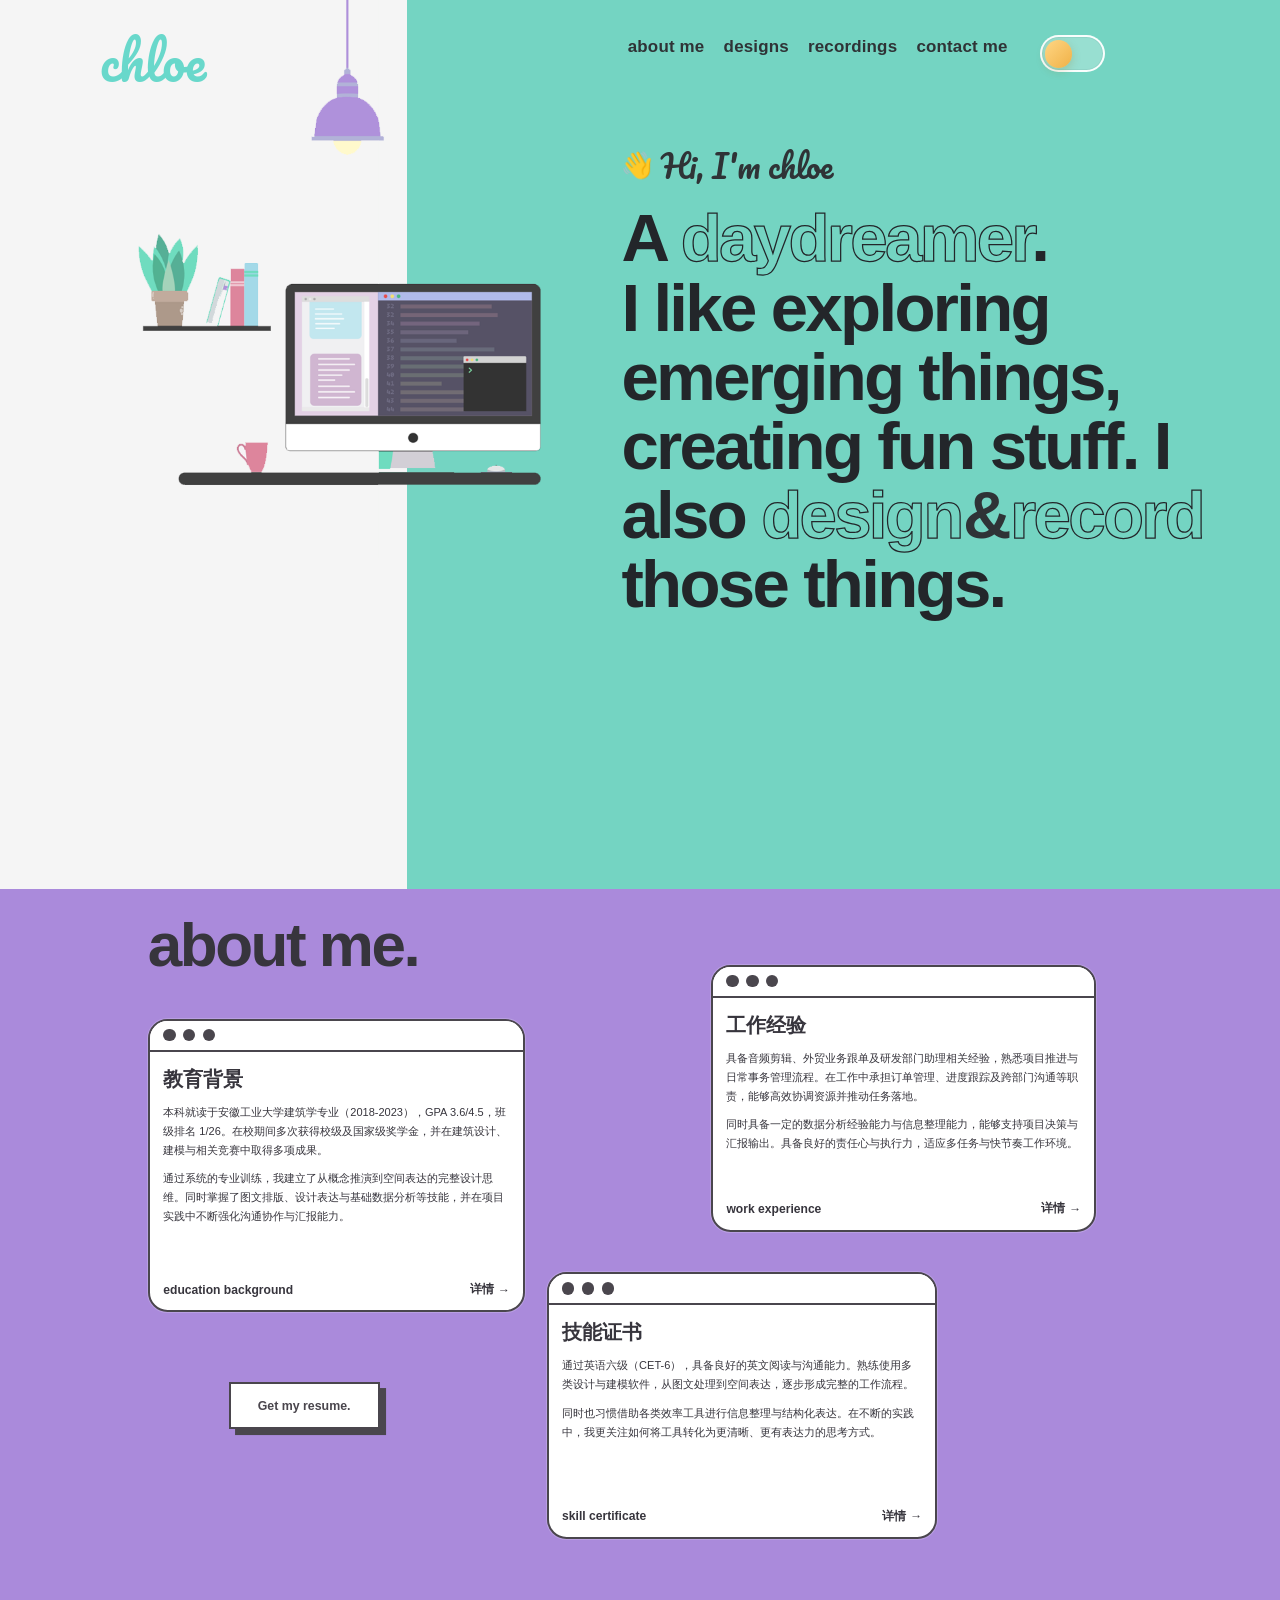
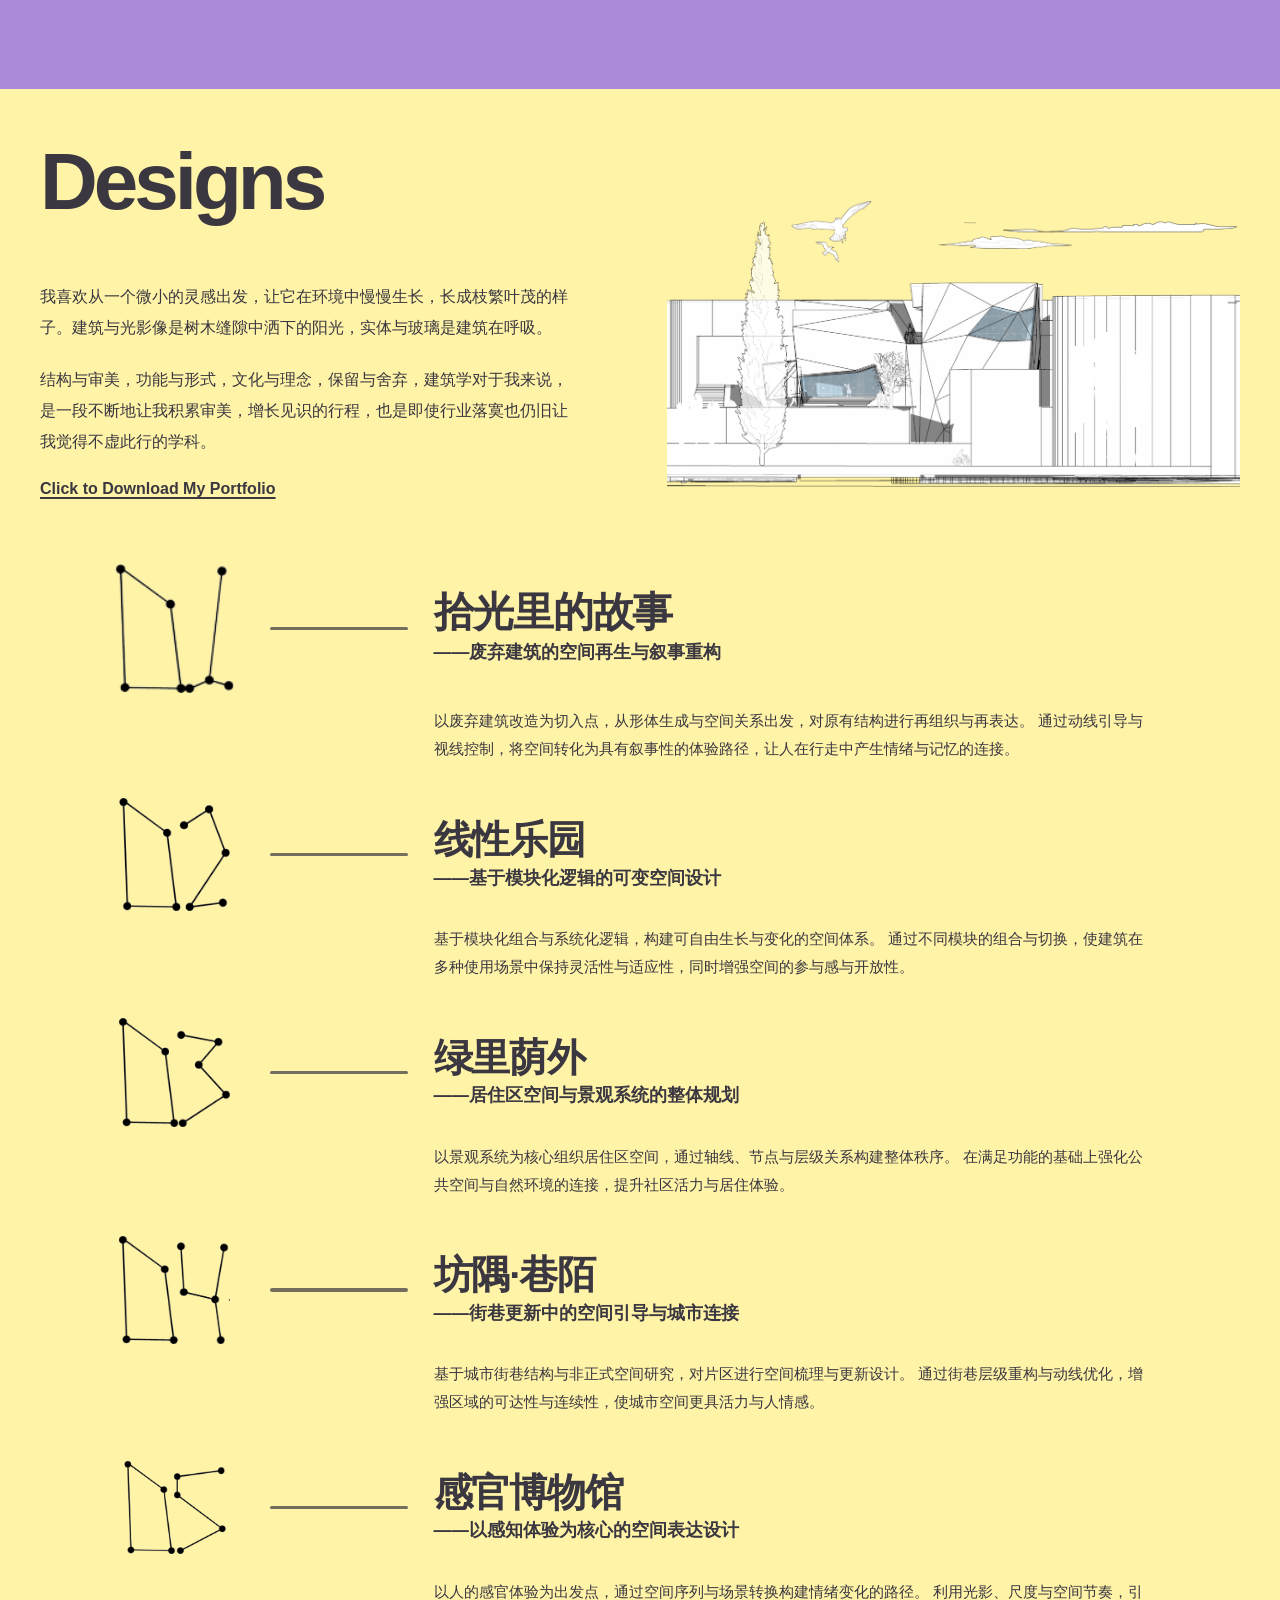
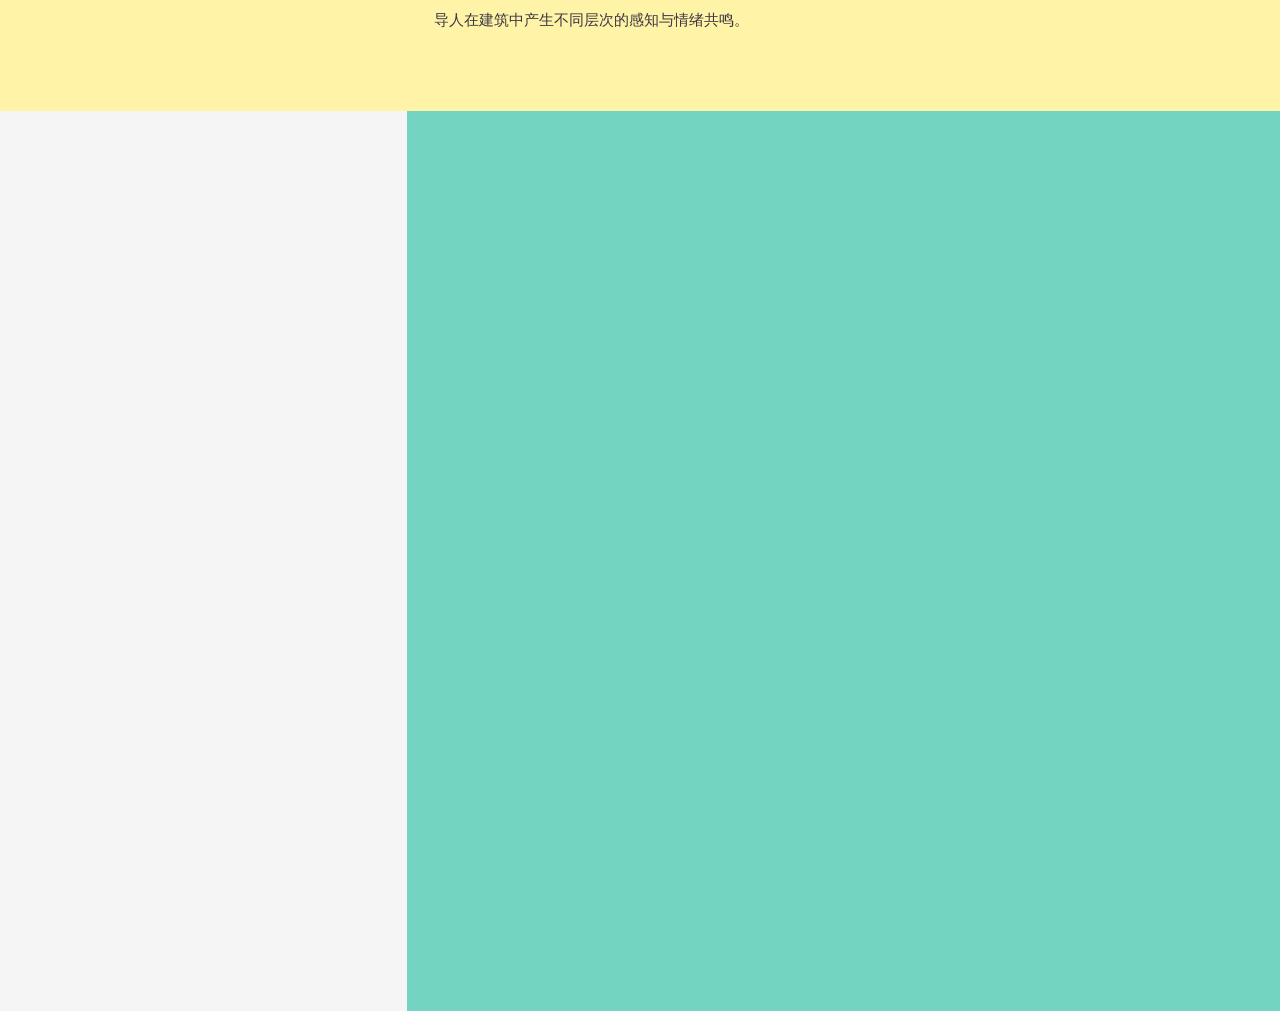
<file: index.html>
<!DOCTYPE html>
<html lang="zh-CN">
  <head>
    <meta charset="UTF-8" />
    <meta name="viewport" content="width=device-width, initial-scale=1.0" />
    <title>Chloe | Personal Website</title>
    <meta
      name="description"
      content="A playful personal homepage inspired by illustrated portfolio websites."
    />
    <link rel="preconnect" href="https://fonts.googleapis.com" />
    <link rel="preconnect" href="https://fonts.gstatic.com" crossorigin />
    <link
      href="https://fonts.googleapis.com/css2?family=Baloo+2:wght@400;500;600;700;800&family=Pacifico&display=swap"
      rel="stylesheet"
    />
    <link rel="stylesheet" href="./styles.css" />
  </head>
  <body data-theme="day">
    <div class="page-shell">
      <header class="site-header">
        <a class="logo" href="#top" aria-label="Chloe homepage">chloe</a>
        <nav class="site-nav" aria-label="Primary navigation">
          <a href="#about">about me</a>
          <a href="#works">designs</a>
          <a aria-disabled="true">recordings</a>
          <a href="#contact">contact me</a>
        </nav>
        <button
          class="theme-toggle"
          type="button"
          aria-label="Toggle day and night mode"
          aria-pressed="false"
        >
          <span class="toggle-thumb"></span>
        </button>
      </header>

      <main id="top" class="hero">
        <section class="hero-scene">
          <div class="scene-art">
            <button
            class="lamp-toggle"
            type="button"
            aria-label="Toggle day and night mode by clicking the lamp"
            aria-pressed="false"
            ></button>
            <img
            class="scene-image"
            src="./assets/home/插画.png"
            alt=""
            onerror="this.style.display='none'; this.nextElementSibling.style.display='block';"
            />
            <svg
            class="scene-graphic"
            viewBox="0 0 670 850"
            role="img"
            aria-label="Desk illustration with lamp, shelf, computer, plant and cup"
          >
            <defs>
              <linearGradient id="lampGradient" x1="0%" y1="0%" x2="0%" y2="100%">
                <stop offset="0%" stop-color="#ad8fe3" />
                <stop offset="100%" stop-color="#9c7ed6" />
              </linearGradient>
              <linearGradient id="leafA" x1="0%" y1="0%" x2="0%" y2="100%">
                <stop offset="0%" stop-color="#73dfd0" />
                <stop offset="100%" stop-color="#39ae9d" />
              </linearGradient>
              <linearGradient id="leafB" x1="0%" y1="0%" x2="0%" y2="100%">
                <stop offset="0%" stop-color="#97ead7" />
                <stop offset="100%" stop-color="#57c5a6" />
              </linearGradient>
              <linearGradient id="standGradient" x1="0%" y1="0%" x2="0%" y2="100%">
                <stop offset="0%" stop-color="#6fd8c9" />
                <stop offset="100%" stop-color="#47b7ad" />
              </linearGradient>
              <linearGradient id="pinkCard" x1="0%" y1="0%" x2="0%" y2="100%">
                <stop offset="0%" stop-color="#efc0be" />
                <stop offset="100%" stop-color="#ebb7af" />
              </linearGradient>
              <linearGradient id="blueCard" x1="0%" y1="0%" x2="0%" y2="100%">
                <stop offset="0%" stop-color="#c1ccf8" />
                <stop offset="100%" stop-color="#adb7ea" />
              </linearGradient>
            </defs>

            <rect x="338" y="0" width="6" height="146" rx="3" fill="#b39ce9" />
            <rect x="329" y="146" width="24" height="18" rx="9" fill="#b39ce9" />
            <rect x="324" y="160" width="34" height="28" rx="10" fill="#ab90df" />
            <rect x="321" y="182" width="40" height="12" rx="4" fill="#ab90df" />
            <path d="M290 210 C290 166 314 144 341 144 C369 144 394 166 394 210 V248 H290 Z" fill="url(#lampGradient)" />
            <rect x="282" y="248" width="124" height="8" rx="4" fill="#b5aae8" />
            <circle cx="343" cy="257" r="27" fill="#fff0ae" />

            <rect x="28" y="611" width="208" height="8" rx="4" fill="#414148" />
            <path d="M52 607 L43 543 C39 510 54 492 75 496 C87 498 96 514 98 536 L106 607 Z" fill="url(#leafA)" />
            <path d="M77 607 L79 522 C80 490 96 474 112 479 C126 483 131 500 129 532 L122 607 Z" fill="url(#leafB)" />
            <path d="M103 607 L124 505 C133 474 151 464 163 474 C175 484 175 503 163 534 L129 607 Z" fill="#4eb8ad" />
            <path d="M120 607 L143 516 C150 490 168 482 179 492 C188 501 186 518 173 548 L143 607 Z" fill="url(#leafA)" />
            <path d="M145 607 L182 525 C195 496 216 491 226 506 C234 518 228 535 210 562 L170 607 Z" fill="url(#leafB)" />
            <rect x="78" y="607" width="74" height="22" rx="4" fill="#b79f8c" />
            <circle cx="143" cy="620" r="3.2" fill="#ece7df" />
            <circle cx="144" cy="611" r="2.5" fill="#ece7df" />
            <circle cx="143" cy="628" r="2.8" fill="#ece7df" />

            <rect x="158" y="550" width="18" height="61" rx="2" fill="none" stroke="#79d8d2" stroke-width="4" transform="rotate(12 167 580)" />
            <rect x="170" y="555" width="4" height="46" rx="2" fill="#c9d5fb" transform="rotate(12 172 578)" />
            <rect x="191" y="530" width="29" height="81" rx="2" fill="#de83a3" />
            <rect x="191" y="547" width="29" height="4" fill="rgba(255,255,255,0.45)" />
            <rect x="223" y="520" width="28" height="91" rx="2" fill="#9ad2ea" />
            <rect x="223" y="537" width="28" height="4" fill="rgba(255,255,255,0.45)" />

            <rect x="60" y="746" width="542" height="20" rx="10" fill="#414148" />
            <rect x="132" y="664" width="30" height="44" rx="0 0 8 8" fill="#d7829d" />
            <path d="M162 674 C175 674 179 683 179 691 C179 699 174 707 163 707" fill="none" stroke="#d7829d" stroke-width="5" stroke-linecap="round" />

            <rect x="214" y="552" width="381" height="255" rx="10" fill="#f4f1fb" stroke="#414148" stroke-width="14" />
            <rect x="214" y="552" width="381" height="24" rx="6" fill="#ece9f4" />
            <circle cx="236" cy="564" r="4" fill="#e07f8a" />
            <circle cx="250" cy="564" r="4" fill="#e6b85d" />
            <circle cx="264" cy="564" r="4" fill="#6ac77a" />
            <rect x="228" y="577" width="124" height="175" fill="#fbf5fc" />
            <rect x="248" y="591" width="76" height="10" rx="2" fill="#de83a3" />
            <rect x="248" y="606" width="91" height="6" rx="2" fill="#de83a3" />
            <rect x="248" y="619" width="79" height="6" rx="2" fill="#de83a3" />
            <rect x="246" y="640" width="97" height="72" rx="10" fill="url(#pinkCard)" />
            <circle cx="275" cy="665" r="16" fill="rgba(255,255,255,0.52)" />
            <rect x="257" y="680" width="52" height="5" rx="2.5" fill="rgba(255,255,255,0.78)" />
            <rect x="257" y="692" width="44" height="5" rx="2.5" fill="rgba(255,255,255,0.78)" />
            <rect x="246" y="725" width="96" height="63" rx="10" fill="url(#blueCard)" />
            <rect x="258" y="744" width="60" height="5" rx="2.5" fill="rgba(255,255,255,0.78)" />
            <rect x="258" y="757" width="53" height="5" rx="2.5" fill="rgba(255,255,255,0.78)" />
            <rect x="258" y="770" width="46" height="5" rx="2.5" fill="rgba(255,255,255,0.78)" />
            <rect x="336" y="577" width="244" height="175" fill="#67647b" />
            <rect x="365" y="593" width="130" height="5" rx="2.5" fill="rgba(220,224,237,0.24)" />
            <rect x="365" y="610" width="114" height="5" rx="2.5" fill="rgba(220,224,237,0.24)" />
            <rect x="365" y="628" width="146" height="5" rx="2.5" fill="rgba(220,224,237,0.24)" />
            <rect x="365" y="645" width="106" height="5" rx="2.5" fill="rgba(220,224,237,0.24)" />
            <rect x="365" y="663" width="160" height="5" rx="2.5" fill="rgba(220,224,237,0.24)" />
            <rect x="365" y="681" width="118" height="5" rx="2.5" fill="rgba(220,224,237,0.24)" />
            <rect x="365" y="699" width="152" height="5" rx="2.5" fill="rgba(220,224,237,0.24)" />
            <rect x="454" y="687" width="104" height="80" fill="#2f3032" stroke="#bdbcc0" stroke-width="4" />
            <rect x="454" y="687" width="104" height="12" fill="#e1ddd7" />
            <circle cx="464" cy="693" r="2.4" fill="#e07f8a" />
            <circle cx="473" cy="693" r="2.4" fill="#e6b85d" />
            <circle cx="482" cy="693" r="2.4" fill="#6ac77a" />
            <text x="468" y="724" fill="#73f2a0" font-size="28" font-family="Segoe UI, sans-serif">&gt;</text>
            <rect x="214" y="752" width="381" height="55" rx="0 0 10 10" fill="#f3f0ee" stroke="#414148" stroke-width="2" />
            <circle cx="404" cy="780" r="10" fill="#2d2f33" />
            <path d="M386 807 H422 L416 861 H392 Z" fill="url(#standGradient)" transform="translate(0 -5)" />
            <rect x="376" y="838" width="74" height="7" rx="3.5" fill="#dadceb" />

            <ellipse cx="531" cy="740" rx="14" ry="8" fill="#f5f6f7" />
            <rect x="530" y="734" width="2" height="4" fill="#c7cad5" />
          </svg>
          </div>
        </section>

        <section class="hero-copy">
          <p class="intro">
            <span class="intro-wave">👋</span>
            <span class="intro-script">Hi, I'm chloe</span>
          </p>
          <h1>
            <span class="hero-line">A <a class="outline-word hero-about-link" href="#about">daydreamer</a>.</span>
            <span class="hero-line">I like exploring</span>
            <span class="hero-line">emerging things,</span>
            <span class="hero-line">creating fun stuff. <span class="hero-tail-i">I</span></span>
            <span class="hero-line"><span class="hero-mobile-also">also</span> <a class="outline-word" href="#works">design</a><span class="solid-amp">&</span><a class="outline-word" aria-disabled="true">record</a></span>
            <span class="hero-line">those things.</span>
          </h1>
        </section>
      </main>

      <section id="about" class="cards-section">
        <div class="cards-inner">
          <h2 class="cards-title">about me.</h2>

          <article class="browser-card card-education">
            <div class="browser-bar">
              <span></span>
              <span></span>
              <span></span>
            </div>
            <div class="browser-content">
              <h3>教育背景</h3>
              <div class="browser-copy">
                <p>
                  本科就读于安徽工业大学建筑学专业（2018-2023），GPA 3.6/4.5，班级排名 1/26。在校期间多次获得校级及国家级奖学金，并在建筑设计、建模与相关竞赛中取得多项成果。                </p>
                <p>
                  通过系统的专业训练，我建立了从概念推演到空间表达的完整设计思维。同时掌握了图文排版、设计表达与基础数据分析等技能，并在项目实践中不断强化沟通协作与汇报能力。                </p>
              </div>
              <div class="card-meta">
                <span>education background</span>
                <a href="./about-education.html">详情 <span class="card-arrow">&rarr;</span></a>
              </div>
            </div>
          </article>

          <article class="browser-card card-experience">
            <div class="browser-bar">
              <span></span>
              <span></span>
              <span></span>
            </div>
            <div class="browser-content">
              <h3>工作经验</h3>
              <div class="browser-copy">
                <p>
                  具备音频剪辑、外贸业务跟单及研发部门助理相关经验，熟悉项目推进与日常事务管理流程。在工作中承担订单管理、进度跟踪及跨部门沟通等职责，能够高效协调资源并推动任务落地。                </p>
                <p>
                  同时具备一定的数据分析经验能力与信息整理能力，能够支持项目决策与汇报输出。具备良好的责任心与执行力，适应多任务与快节奏工作环境。                </p>
              </div>
              <div class="card-meta">
                <span>work experience</span>
                <a href="./about-experience.html">详情 <span class="card-arrow">&rarr;</span></a>
              </div>
            </div>
          </article>

          <article class="browser-card card-skill">
            <div class="browser-bar">
              <span></span>
              <span></span>
              <span></span>
            </div>
            <div class="browser-content">
              <h3>技能证书</h3>
              <div class="browser-copy">
                <p>
                  通过英语六级（CET-6），具备良好的英文阅读与沟通能力。熟练使用多类设计与建模软件，从图文处理到空间表达，逐步形成完整的工作流程。                </p>
                <p>
                  同时也习惯借助各类效率工具进行信息整理与结构化表达。在不断的实践中，我更关注如何将工具转化为更清晰、更有表达力的思考方式。                </p>
              </div>
              <div class="card-meta">
                <span>skill certificate</span>
                <a href="./about-skills.html">详情 <span class="card-arrow">&rarr;</span></a>
              </div>
            </div>
          </article>

          <a class="download-card" href="./assets/resume/resume.pdf" download="石心雨简历.pdf"><span class="download-card-face">Get my resume.</span></a>
        </div>
      </section>

      <section id="works" class="designs-section">
        <div class="designs-intro">
          <div class="designs-copy">
            <h2>Designs</h2>
            <p>
              我喜欢从一个微小的灵感出发，让它在环境中慢慢生长，长成枝繁叶茂的样子。建筑与光影像是树木缝隙中洒下的阳光，实体与玻璃是建筑在呼吸。            </p>
            <p>
              结构与审美，功能与形式，文化与理念，保留与舍弃，建筑学对于我来说，是一段不断地让我积累审美，增长见识的行程，也是即使行业落寞也仍旧让我觉得不虚此行的学科。            </p>
            <a class="designs-link" href="./portfolio.html">Click to Download My Portfolio</a>
          </div>

          <div class="designs-visual" aria-label="建筑设计作品展示图">
            <img
              class="designs-visual-image"
              src="./assets/designs/hero-building.png"
              alt="建筑设计作品展示图"
              loading="lazy"
              onerror="this.style.display='none'; this.nextElementSibling.style.display='block';"
            />
            <svg
              class="designs-visual-art"
              viewBox="0 0 960 520"
              role="img"
              aria-label="建筑线稿插画"
              style="display: none;"
            >
              <rect x="0" y="0" width="960" height="520" fill="#050505" />
              <path d="M0 365 H355 L390 330 L502 330 L548 308 L548 482 H0 Z" fill="#f7f7f5" />
              <path d="M548 160 H738 L738 482 H548 Z" fill="#faf9f8" />
              <path d="M735 345 H960 V482 H735 Z" fill="#faf9f8" />
              <path d="M350 230 L510 210 L548 330 L362 350 Z" fill="#faf9f8" stroke="#2c2c2c" stroke-width="2" />
              <path d="M380 145 L510 145 L548 214 L350 230 Z" fill="#faf9f8" stroke="#2c2c2c" stroke-width="2" />
              <path d="M548 160 L728 140 L736 230 L548 330 Z" fill="#fbfbfa" stroke="#2c2c2c" stroke-width="2" />
              <path d="M728 140 L735 345 L548 482 L548 330 Z" fill="#f8f8f6" stroke="#2c2c2c" stroke-width="2" />
              <path d="M688 184 L776 180 L736 232 L626 240 Z" fill="#9fb8c8" opacity="0.92" />
              <path d="M342 305 L466 292 L478 351 L366 354 Z" fill="#a8bfcd" opacity="0.92" />
              <path d="M307 262 L351 233" stroke="#2c2c2c" stroke-width="2" />
              <path d="M307 262 L463 242" stroke="#2c2c2c" stroke-width="2" />
              <path d="M463 242 L548 330" stroke="#2c2c2c" stroke-width="2" />
              <path d="M352 350 L548 330" stroke="#2c2c2c" stroke-width="2" />
              <path d="M548 160 L638 238" stroke="#2c2c2c" stroke-width="2" />
              <path d="M638 238 L776 180" stroke="#2c2c2c" stroke-width="2" />
              <path d="M638 238 L736 232" stroke="#2c2c2c" stroke-width="2" />
              <path d="M638 238 L548 330" stroke="#2c2c2c" stroke-width="2" />
              <path d="M638 238 L735 345" stroke="#2c2c2c" stroke-width="2" />
              <path d="M548 482 L638 238" stroke="#2c2c2c" stroke-width="2" />
              <path d="M736 230 L735 345" stroke="#2c2c2c" stroke-width="2" />
              <path d="M788 160 H952" stroke="#2c2c2c" stroke-width="2" />
              <path d="M815 160 V482" stroke="#2c2c2c" stroke-width="2" />
              <path d="M852 160 V482" stroke="#2c2c2c" stroke-width="2" />
              <path d="M890 160 V482" stroke="#2c2c2c" stroke-width="2" />
              <path d="M930 160 V482" stroke="#2c2c2c" stroke-width="2" />
              <path d="M58 135 C88 185 108 280 86 402 C77 452 75 482 82 520" fill="none" stroke="#efefed" stroke-width="14" stroke-linecap="round" />
              <path d="M104 64 C166 44 236 44 304 70" fill="none" stroke="#efefed" stroke-width="12" stroke-linecap="round" />
              <path d="M604 92 C650 72 704 72 760 92" fill="none" stroke="#efefed" stroke-width="12" stroke-linecap="round" />
              <path d="M753 54 C826 43 898 43 955 50" fill="none" stroke="#efefed" stroke-width="12" stroke-linecap="round" />
              <circle cx="689" cy="206" r="4" fill="#dfe8ef" />
              <circle cx="721" cy="208" r="4" fill="#dfe8ef" />
              <circle cx="754" cy="208" r="4" fill="#dfe8ef" />
              <circle cx="383" cy="327" r="4" fill="#dfe8ef" />
              <circle cx="421" cy="326" r="4" fill="#dfe8ef" />
              <circle cx="458" cy="325" r="4" fill="#dfe8ef" />
            </svg>
          </div>
        </div>

        <div id="recordings" class="projects-list">
          <article class="project-item project-item-featured">
            <div class="project-head">
              <div class="project-index">
                <img
                  src="./assets/project-index/01.png"
                  data-day-src="./assets/project-index/01.png"
                  data-night-src="./assets/project-index/06.png"
                  alt="01"
                />
              </div>
              <span class="project-rule" aria-hidden="true"></span>
              <div class="project-title-stack">
                <h3><a class="project-title-link" href="./work-01.html">拾光里的故事</a></h3>
                <p class="project-subtitle">——废弃建筑的空间再生与叙事重构</p>
              </div>
            </div>
            <div class="project-content">
              <p>
                以废弃建筑改造为切入点，从形体生成与空间关系出发，对原有结构进行再组织与再表达。                通过动线引导与视线控制，将空间转化为具有叙事性的体验路径，让人在行走中产生情绪与记忆的连接。              </p>
            </div>
          </article>

          <article class="project-item">
            <div class="project-head">
              <div class="project-index">
                <img
                  src="./assets/project-index/02.png"
                  data-day-src="./assets/project-index/02.png"
                  data-night-src="./assets/project-index/07.png"
                  alt="02"
                />
              </div>
              <span class="project-rule" aria-hidden="true"></span>
              <div class="project-title-stack">
                <h3><a class="project-title-link" href="./work-02.html">线性乐园</a></h3>
                <p class="project-subtitle">——基于模块化逻辑的可变空间设计</p>
              </div>
            </div>
            <div class="project-content">
              <p>
                基于模块化组合与系统化逻辑，构建可自由生长与变化的空间体系。                通过不同模块的组合与切换，使建筑在多种使用场景中保持灵活性与适应性，同时增强空间的参与感与开放性。              </p>
            </div>
          </article>

          <article class="project-item">
            <div class="project-head">
              <div class="project-index">
                <img
                  src="./assets/project-index/03.png"
                  data-day-src="./assets/project-index/03.png"
                  data-night-src="./assets/project-index/08.png"
                  alt="03"
                />
              </div>
              <span class="project-rule" aria-hidden="true"></span>
              <div class="project-title-stack">
                <h3><a class="project-title-link" href="./work-03.html">绿里荫外</a></h3>
                <p class="project-subtitle">——居住区空间与景观系统的整体规划</p>
              </div>
            </div>
            <div class="project-content">
              <p>
                以景观系统为核心组织居住区空间，通过轴线、节点与层级关系构建整体秩序。                在满足功能的基础上强化公共空间与自然环境的连接，提升社区活力与居住体验。              </p>
            </div>
          </article>

          <article class="project-item">
            <div class="project-head">
              <div class="project-index">
                <img
                  src="./assets/project-index/04.png"
                  data-day-src="./assets/project-index/04.png"
                  data-night-src="./assets/project-index/09.png"
                  alt="04"
                />
              </div>
              <span class="project-rule" aria-hidden="true"></span>
              <div class="project-title-stack">
                <h3><a class="project-title-link" href="./work-04.html">坊隅·巷陌</a></h3>
                <p class="project-subtitle">——街巷更新中的空间引导与城市连接</p>
              </div>
            </div>
            <div class="project-content">
              <p>
                基于城市街巷结构与非正式空间研究，对片区进行空间梳理与更新设计。                通过街巷层级重构与动线优化，增强区域的可达性与连续性，使城市空间更具活力与人情感。              </p>
            </div>
          </article>

          <article class="project-item">
            <div class="project-head">
              <div class="project-index">
                <img
                  src="./assets/project-index/05.png"
                  data-day-src="./assets/project-index/05.png"
                  data-night-src="./assets/project-index/10.png"
                  alt="05"
                />
              </div>
              <span class="project-rule" aria-hidden="true"></span>
              <div class="project-title-stack">
                <h3><a class="project-title-link" href="./work-05.html">感官博物馆</a></h3>
                <p class="project-subtitle">——以感知体验为核心的空间表达设计</p>
              </div>
            </div>
            <div class="project-content">
              <p>
                以人的感官体验为出发点，通过空间序列与场景转换构建情绪变化的路径。                利用光影、尺度与空间节奏，引导人在建筑中产生不同层次的感知与情绪共鸣。              </p>
            </div>
          </article>
        </div>

      </section>

      <footer id="contact" class="site-footer">
        <div class="contact-panel">
          <div class="contact-copy">
            <h2>I'm always up for a chat.</h2>
            <p class="contact-lines">
              Pop me an email at
              <a href="mailto:X121300Y@163.com">x121300y@ 163.com</a>
              or add me on wechat <span class="contact-value">18269956537</span>.
            </p>
            <button
              class="contact-wechat-mark"
              type="button"
              aria-label="Open WeChat QR code"
              aria-controls="wechatQrModal"
              aria-expanded="false"
            >
              <img src="./assets/contact/wechat.png" alt="" />
            </button>
            <div class="contact-big-title">Hey there!</div>
          </div>

          <div class="contact-figure" aria-hidden="true">
            <div class="contact-portal">
              <img
                class="contact-portal-image"
                src="./assets/contact/人物.png"
                data-day-src="./assets/contact/人物.png"
                data-night-src="./assets/contact/夜间人物.png"
                alt=""
              />
            </div>
          </div>
        </div>

        <div class="contact-qr-modal" id="wechatQrModal" hidden>
          <div class="contact-qr-dialog" role="dialog" aria-modal="true" aria-label="WeChat QR code">
            <button class="contact-qr-close" type="button" aria-label="Close WeChat QR code">&times;</button>
            <img
              class="contact-qr-image"
              src="./assets/contact/wechat-qr.png"
              alt="QR code for WeChat 18269956537"
            />
          </div>
        </div>
      </footer>
    </div>

    <nav class="mobile-nav" aria-label="Mobile navigation">
      <a class="mobile-nav-link" href="#about" data-section="about">
        <span class="mobile-nav-icon" aria-hidden="true">
          <svg viewBox="0 0 24 24" focusable="false">
            <path d="M7 18.5h10" />
            <path d="M8.6 6.7a3.4 3.4 0 1 1 6.8 0a3.4 3.4 0 0 1-6.8 0Z" />
            <path d="M5.2 18c.8-3 3.5-4.8 6.8-4.8s6 1.8 6.8 4.8" />
          </svg>
        </span>
        <span class="mobile-nav-label">about me</span>
      </a>
      <a class="mobile-nav-link" href="#works" data-section="works">
        <span class="mobile-nav-icon" aria-hidden="true">
          <svg viewBox="0 0 24 24" focusable="false">
            <rect x="4.5" y="4.5" width="6" height="6" rx="1.4" />
            <rect x="13.5" y="4.5" width="6" height="6" rx="1.4" />
            <rect x="4.5" y="13.5" width="6" height="6" rx="1.4" />
            <rect x="13.5" y="13.5" width="6" height="6" rx="1.4" />
          </svg>
        </span>
        <span class="mobile-nav-label">designs</span>
      </a>
      <a class="mobile-nav-link" aria-disabled="true">
        <span class="mobile-nav-icon" aria-hidden="true">
          <svg viewBox="0 0 24 24" focusable="false">
            <rect x="9" y="3.8" width="6" height="10.6" rx="3" />
            <path d="M6.8 10.7a5.2 5.2 0 0 0 10.4 0" />
            <path d="M12 15.9v4.3" />
            <path d="M9 20.2h6" />
          </svg>
        </span>
        <span class="mobile-nav-label">recordings</span>
      </a>
      <a class="mobile-nav-link" href="#contact" data-section="contact">
        <span class="mobile-nav-icon" aria-hidden="true">
          <svg viewBox="0 0 24 24" focusable="false">
            <path d="M4.8 7.2h14.4a1.8 1.8 0 0 1 1.8 1.8v8a1.8 1.8 0 0 1-1.8 1.8H4.8A1.8 1.8 0 0 1 3 17V9a1.8 1.8 0 0 1 1.8-1.8Z" />
            <path d="m5.2 8.1 6.2 5.1a1 1 0 0 0 1.3 0l6.1-5.1" />
          </svg>
        </span>
        <span class="mobile-nav-label">contact</span>
      </a>
    </nav>

    <script src="./script.js"></script>
  </body>
</html>
</file>
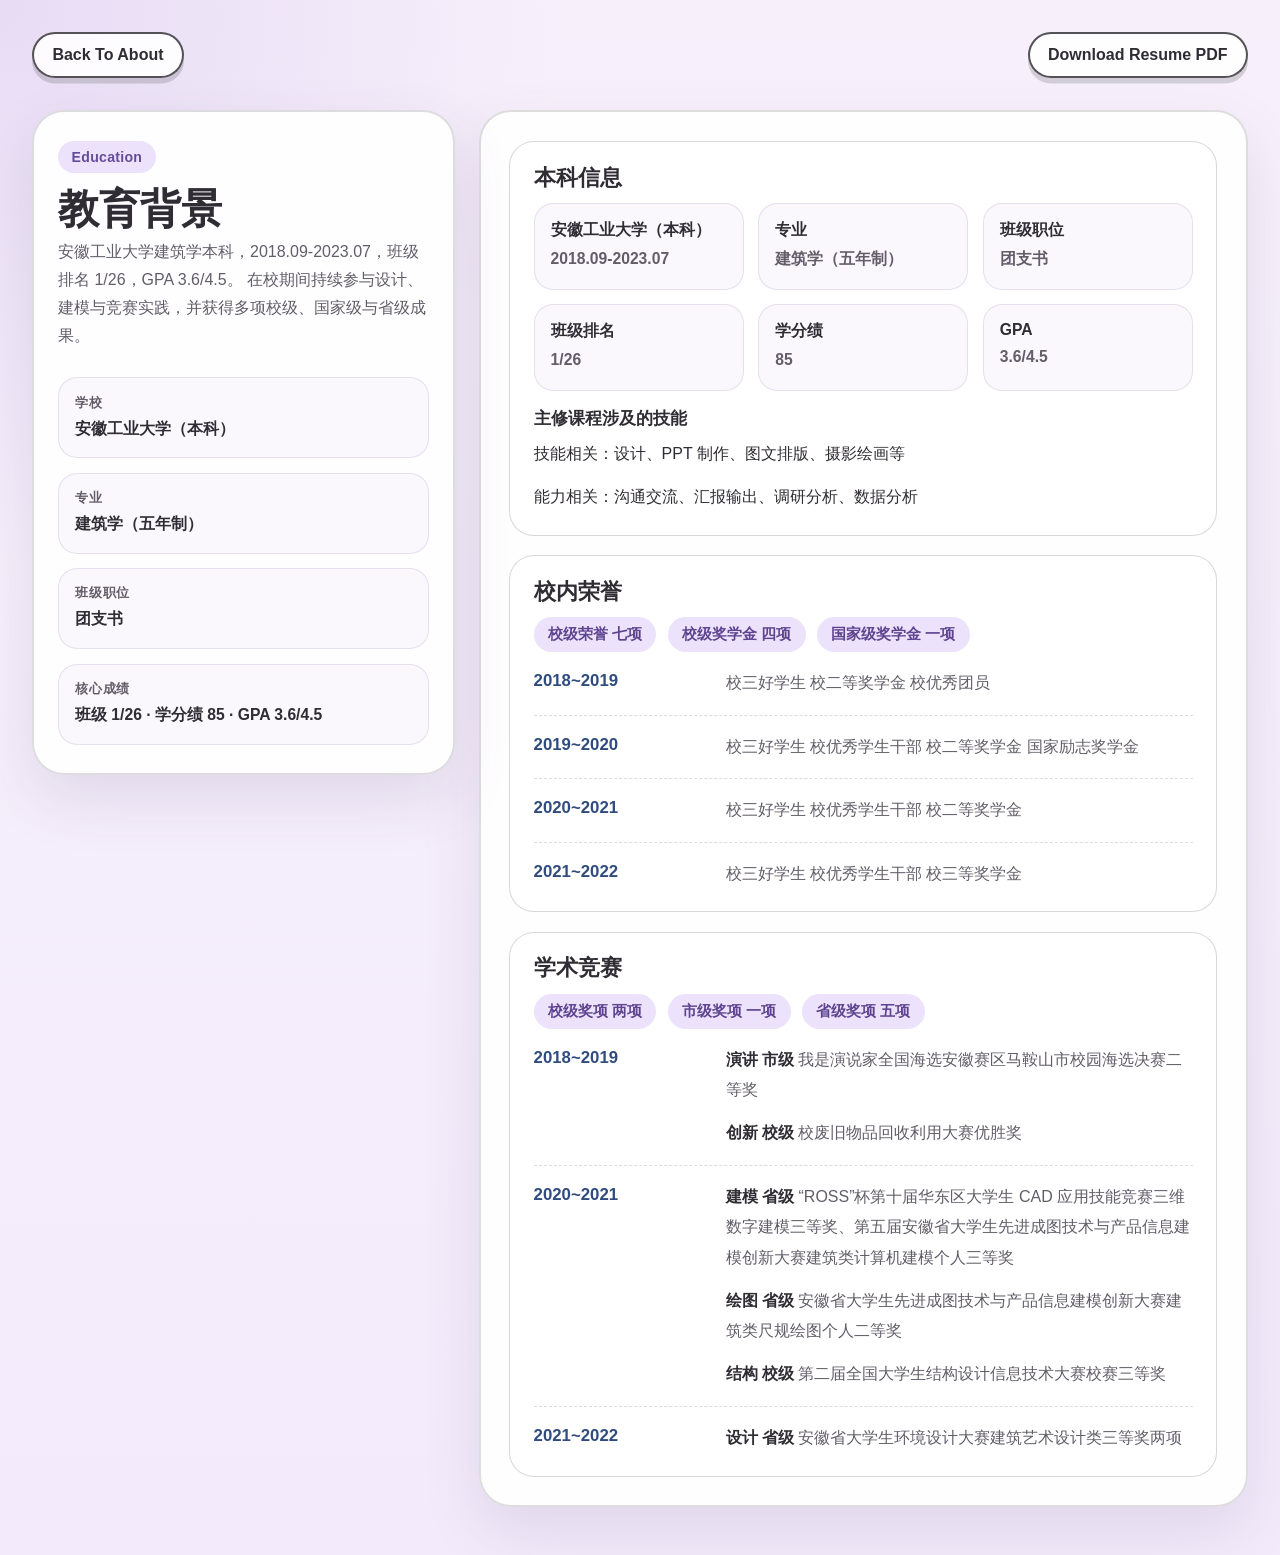
<file: about-education.html>
<!DOCTYPE html>
<html lang="zh-CN">
  <head>
    <meta charset="UTF-8" />
    <meta name="viewport" content="width=device-width, initial-scale=1.0" />
    <title>教育背景 | 石心雨</title>
    <link rel="stylesheet" href="./resume-detail.css" />
  </head>
  <body>
    <main class="resume-page">
      <header class="resume-header">
        <a class="resume-back" href="./index.html#about">Back To About</a>
        <a class="resume-download" href="./assets/resume/resume.pdf" download="石心雨简历.pdf">Download Resume PDF</a>
      </header>

      <div class="resume-shell">
        <aside class="resume-aside">
          <span class="resume-badge">Education</span>
          <h1>教育背景</h1>
          <p class="resume-subtitle">
            安徽工业大学建筑学本科，2018.09-2023.07，班级排名 1/26，GPA 3.6/4.5。
            在校期间持续参与设计、建模与竞赛实践，并获得多项校级、国家级与省级成果。
          </p>

          <div class="info-list">
            <div class="info-item">
              <span class="info-label">学校</span>
              <span class="info-value">安徽工业大学（本科）</span>
            </div>
            <div class="info-item">
              <span class="info-label">专业</span>
              <span class="info-value">建筑学（五年制）</span>
            </div>
            <div class="info-item">
              <span class="info-label">班级职位</span>
              <span class="info-value">团支书</span>
            </div>
            <div class="info-item">
              <span class="info-label">核心成绩</span>
              <span class="info-value">班级 1/26 · 学分绩 85 · GPA 3.6/4.5</span>
            </div>
          </div>
        </aside>

        <section class="resume-main">
          <article class="section-card">
            <h2>本科信息</h2>
            <div class="detail-grid detail-grid-three">
              <div class="detail-cell">
                <strong>安徽工业大学（本科）</strong>
                <span>2018.09-2023.07</span>
              </div>
              <div class="detail-cell">
                <strong>专业</strong>
                <span>建筑学（五年制）</span>
              </div>
              <div class="detail-cell">
                <strong>班级职位</strong>
                <span>团支书</span>
              </div>
              <div class="detail-cell">
                <strong>班级排名</strong>
                <span>1/26</span>
              </div>
              <div class="detail-cell">
                <strong>学分绩</strong>
                <span>85</span>
              </div>
              <div class="detail-cell">
                <strong>GPA</strong>
                <span>3.6/4.5</span>
              </div>
            </div>

            <div class="detail-copy-block">
              <h3>主修课程涉及的技能</h3>
              <p>技能相关：设计、PPT 制作、图文排版、摄影绘画等</p>
              <p>能力相关：沟通交流、汇报输出、调研分析、数据分析</p>
            </div>
          </article>

          <article class="section-card">
            <h2>校内荣誉</h2>
            <div class="detail-stat-strip">
              <span class="tag">校级荣誉 七项</span>
              <span class="tag">校级奖学金 四项</span>
              <span class="tag">国家级奖学金 一项</span>
            </div>
            <div class="timeline-list">
              <div class="timeline-item">
                <div class="timeline-year">2018~2019</div>
                <div class="timeline-body">校三好学生 校二等奖学金 校优秀团员</div>
              </div>
              <div class="timeline-item">
                <div class="timeline-year">2019~2020</div>
                <div class="timeline-body">校三好学生 校优秀学生干部 校二等奖学金 国家励志奖学金</div>
              </div>
              <div class="timeline-item">
                <div class="timeline-year">2020~2021</div>
                <div class="timeline-body">校三好学生 校优秀学生干部 校二等奖学金</div>
              </div>
              <div class="timeline-item">
                <div class="timeline-year">2021~2022</div>
                <div class="timeline-body">校三好学生 校优秀学生干部 校三等奖学金</div>
              </div>
            </div>
          </article>

          <article class="section-card">
            <h2>学术竞赛</h2>
            <div class="detail-stat-strip">
              <span class="tag">校级奖项 两项</span>
              <span class="tag">市级奖项 一项</span>
              <span class="tag">省级奖项 五项</span>
            </div>
            <div class="timeline-list">
              <div class="timeline-item">
                <div class="timeline-year">2018~2019</div>
                <div class="timeline-body">
                  <p><strong>演讲 市级</strong> 我是演说家全国海选安徽赛区马鞍山市校园海选决赛二等奖</p>
                  <p><strong>创新 校级</strong> 校废旧物品回收利用大赛优胜奖</p>
                </div>
              </div>
              <div class="timeline-item">
                <div class="timeline-year">2020~2021</div>
                <div class="timeline-body">
                  <p><strong>建模 省级</strong> “ROSS”杯第十届华东区大学生 CAD 应用技能竞赛三维数字建模三等奖、第五届安徽省大学生先进成图技术与产品信息建模创新大赛建筑类计算机建模个人三等奖</p>
                  <p><strong>绘图 省级</strong> 安徽省大学生先进成图技术与产品信息建模创新大赛建筑类尺规绘图个人二等奖</p>
                  <p><strong>结构 校级</strong> 第二届全国大学生结构设计信息技术大赛校赛三等奖</p>
                </div>
              </div>
              <div class="timeline-item">
                <div class="timeline-year">2021~2022</div>
                <div class="timeline-body">
                  <p><strong>设计 省级</strong> 安徽省大学生环境设计大赛建筑艺术设计类三等奖两项</p>
                </div>
              </div>
            </div>
          </article>
        </section>
      </div>
    </main>
  </body>
</html>
</file>
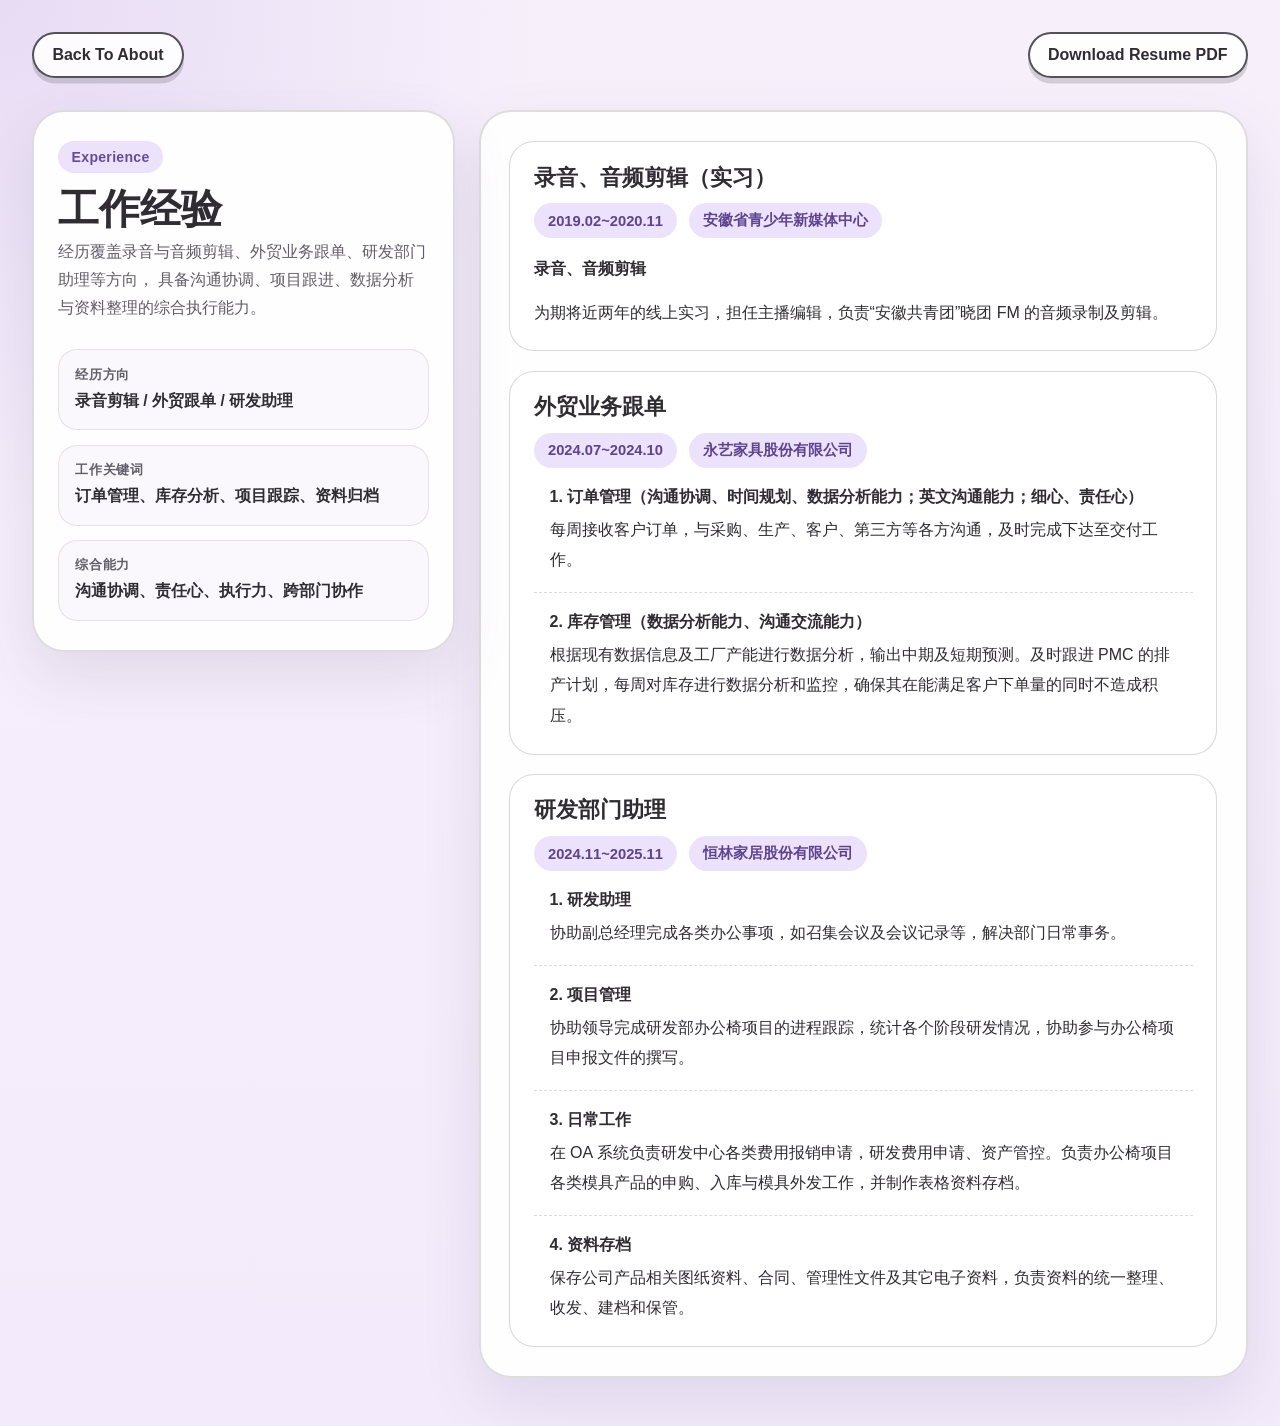
<file: about-experience.html>
<!DOCTYPE html>
<html lang="zh-CN">
  <head>
    <meta charset="UTF-8" />
    <meta name="viewport" content="width=device-width, initial-scale=1.0" />
    <title>工作经验 | 石心雨</title>
    <link rel="stylesheet" href="./resume-detail.css" />
  </head>
  <body>
    <main class="resume-page">
      <header class="resume-header">
        <a class="resume-back" href="./index.html#about">Back To About</a>
        <a class="resume-download" href="./assets/resume/resume.pdf" download="石心雨简历.pdf">Download Resume PDF</a>
      </header>

      <div class="resume-shell">
        <aside class="resume-aside">
          <span class="resume-badge">Experience</span>
          <h1>工作经验</h1>
          <p class="resume-subtitle">
            经历覆盖录音与音频剪辑、外贸业务跟单、研发部门助理等方向，
            具备沟通协调、项目跟进、数据分析与资料整理的综合执行能力。
          </p>

          <div class="info-list">
            <div class="info-item">
              <span class="info-label">经历方向</span>
              <span class="info-value">录音剪辑 / 外贸跟单 / 研发助理</span>
            </div>
            <div class="info-item">
              <span class="info-label">工作关键词</span>
              <span class="info-value">订单管理、库存分析、项目跟踪、资料归档</span>
            </div>
            <div class="info-item">
              <span class="info-label">综合能力</span>
              <span class="info-value">沟通协调、责任心、执行力、跨部门协作</span>
            </div>
          </div>
        </aside>

        <section class="resume-main">
          <article class="section-card">
            <h2>录音、音频剪辑（实习）</h2>
            <div class="role-meta">
              <span class="tag">2019.02~2020.11</span>
              <span class="tag">安徽省青少年新媒体中心</span>
            </div>
            <div class="role-copy">
              <p><strong>录音、音频剪辑</strong></p>
              <p>为期将近两年的线上实习，担任主播编辑，负责“安徽共青团”晓团 FM 的音频录制及剪辑。</p>
            </div>
          </article>

          <article class="section-card">
            <h2>外贸业务跟单</h2>
            <div class="role-meta">
              <span class="tag">2024.07~2024.10</span>
              <span class="tag">永艺家具股份有限公司</span>
            </div>
            <div class="detail-rows">
              <div class="detail-row">
                <strong>1. 订单管理（沟通协调、时间规划、数据分析能力；英文沟通能力；细心、责任心）</strong>
                <p>每周接收客户订单，与采购、生产、客户、第三方等各方沟通，及时完成下达至交付工作。</p>
              </div>
              <div class="detail-row">
                <strong>2. 库存管理（数据分析能力、沟通交流能力）</strong>
                <p>根据现有数据信息及工厂产能进行数据分析，输出中期及短期预测。及时跟进 PMC 的排产计划，每周对库存进行数据分析和监控，确保其在能满足客户下单量的同时不造成积压。</p>
              </div>
            </div>
          </article>

          <article class="section-card">
            <h2>研发部门助理</h2>
            <div class="role-meta">
              <span class="tag">2024.11~2025.11</span>
              <span class="tag">恒林家居股份有限公司</span>
            </div>
            <div class="detail-rows">
              <div class="detail-row">
                <strong>1. 研发助理</strong>
                <p>协助副总经理完成各类办公事项，如召集会议及会议记录等，解决部门日常事务。</p>
              </div>
              <div class="detail-row">
                <strong>2. 项目管理</strong>
                <p>协助领导完成研发部办公椅项目的进程跟踪，统计各个阶段研发情况，协助参与办公椅项目申报文件的撰写。</p>
              </div>
              <div class="detail-row">
                <strong>3. 日常工作</strong>
                <p>在 OA 系统负责研发中心各类费用报销申请，研发费用申请、资产管控。负责办公椅项目各类模具产品的申购、入库与模具外发工作，并制作表格资料存档。</p>
              </div>
              <div class="detail-row">
                <strong>4. 资料存档</strong>
                <p>保存公司产品相关图纸资料、合同、管理性文件及其它电子资料，负责资料的统一整理、收发、建档和保管。</p>
              </div>
            </div>
          </article>
        </section>
      </div>
    </main>
  </body>
</html>
</file>
<file: styles.css>
:root {
  --bg-left: #f5f5f5;
  --bg-right: #74d4c2;
  --panel: rgba(255, 255, 255, 0.34);
  --text: #2f3336;
  --muted: #4a5966;
  --logo: #69d8cb;
  --accent: #a28ae4;
  --lamp-metal: #ab90df;
  --lamp-metal-dark: #9d7fd5;
  --desk: #414148;
  --screen-dark: #67647b;
  --outline: rgba(45, 50, 58, 0.76);
  --card-border: rgba(36, 51, 64, 0.12);
  --shadow: 0 30px 60px rgba(54, 66, 75, 0.14);
  --hero-split: 31.8%;
  --hero-outline: #23262a;
  --hero-script: #2f3336;
  --toggle-border: rgba(255, 255, 255, 0.95);
  --toggle-fill: rgba(255, 255, 255, 0.26);
  --desktop-scale: 1;
  --desktop-header-scale: 1;
  --desktop-scene-scale: 1;
  --desktop-cards-scale: 1;
  --desktop-designs-scale: 1;
  --desktop-contact-scale: 1;
}

body[data-theme="night"] {
  --bg-left: #242228;
  --bg-right: #834878;
  --panel: rgba(23, 18, 27, 0.42);
  --text: #f6f0f3;
  --muted: #ddd2db;
  --logo: #a894e8;
  --accent: #b7adff;
  --lamp-metal: #a494da;
  --lamp-metal-dark: #9582cc;
  --desk: #403f45;
  --screen-dark: #5e596f;
  --outline: rgba(245, 241, 242, 0.84);
  --card-border: rgba(255, 255, 255, 0.12);
  --shadow: 0 30px 70px rgba(0, 0, 0, 0.36);
  --hero-outline: #f4e9ee;
  --hero-script: #fff7fb;
  --toggle-border: rgba(241, 241, 241, 0.92);
  --toggle-fill: rgba(255, 255, 255, 0.14);
}

* {
  box-sizing: border-box;
}

html {
  scroll-behavior: smooth;
  width: 100%;
  overflow-x: hidden;
}

body {
  margin: 0;
  min-height: 100vh;
  font-family: "Microsoft YaHei", "微软雅黑", sans-serif;
  color: var(--text);
  background:
    linear-gradient(
      90deg,
      var(--bg-left) 0,
      var(--bg-left) var(--hero-split),
      var(--bg-right) var(--hero-split),
      var(--bg-right) 100%
    );
  transition:
    background 400ms ease,
    color 250ms ease;
  overflow-x: hidden;
}

body.wechat-modal-open {
  overflow: hidden;
}

a {
  color: inherit;
  text-decoration: none;
}

.page-shell {
  width: 100%;
  margin: 0 auto;
  padding: 0;
}

.mobile-nav {
  display: none;
}

@media (min-width: 901px) {
  .page-shell {
    position: relative;
  }

  .page-shell::after {
    content: "";
    display: block;
    height: 100vh;
  }

  .page-shell > :not(.site-footer) {
    position: relative;
    z-index: 1;
  }

  .hero,
  .hero-scene,
  .hero-copy {
    min-height: calc(100vh - 9rem);
  }
}

.site-header {
  position: absolute;
  top: 0;
  left: 0;
  right: 0;
  z-index: 10;
  display: grid;
  grid-template-columns: var(--hero-split) 1fr auto;
  align-items: start;
  gap: calc(1rem * var(--desktop-header-scale));
  min-height: calc(10.5rem * var(--desktop-header-scale));
  padding:
    calc((7.2rem - 2cm) * var(--desktop-header-scale))
    calc((5.2rem + 3cm) * var(--desktop-header-scale))
    0
    calc(2.3rem * var(--desktop-header-scale));
  background:
    linear-gradient(
      90deg,
      var(--bg-left) 0,
      var(--bg-left) var(--hero-split),
      var(--bg-right) var(--hero-split),
      var(--bg-right) 100%
    );
}

.logo {
  font-family: "Pacifico", cursive;
  justify-self: start;
  margin-left: calc(2cm * var(--desktop-header-scale));
  font-size: clamp(3.15rem, 4vw, 4.35rem);
  color: var(--logo);
  line-height: 1;
}

.site-nav {
  display: flex;
  justify-content: flex-end;
  justify-self: end;
  align-items: center;
  transform: translateY(0.12rem);
  gap: clamp(1.2rem, 1.5vw, 2rem);
  margin-left: 0;
  margin-right: clamp(0.8rem, 1.4vw, 1.6rem);
  font-size: clamp(1.06rem, 1.16vw, 1.32rem);
  font-weight: 700;
  letter-spacing: 0.01em;
  text-transform: lowercase;
  font-family: "Microsoft YaHei", "微软雅黑", sans-serif;
}

.site-nav a {
  position: relative;
}

.site-nav {
  font-family: "Segoe UI", "Microsoft YaHei", sans-serif;
}

.site-nav a::after {
  content: "";
  position: absolute;
  left: 0;
  bottom: -0.15rem;
  width: 100%;
  height: 0.14rem;
  background: currentColor;
  transform: scaleX(0);
  transform-origin: right;
  transition: transform 220ms ease;
}

.site-nav a:hover::after,
.site-nav a:focus-visible::after {
  transform: scaleX(1);
  transform-origin: left;
}

.theme-toggle {
  position: relative;
  width: 4.1rem;
  height: 2.3rem;
  border: 2px solid var(--toggle-border);
  border-radius: 999px;
  background: var(--toggle-fill);
  cursor: pointer;
  padding: 0.2rem;
  box-shadow: inset 0 0 0 1px rgba(0, 0, 0, 0.05);
  transition:
    background 300ms ease,
    border-color 300ms ease;
}

.toggle-thumb {
  position: relative;
  display: block;
  width: 1.7rem;
  height: 1.7rem;
  border-radius: 50%;
  background: linear-gradient(135deg, #ffd684, #f0b147);
  box-shadow: 0 3px 10px rgba(147, 95, 8, 0.22);
  transition:
    transform 300ms ease,
    background 300ms ease;
}

.toggle-thumb::before {
  content: "";
  position: absolute;
  inset: 0.28rem;
  border-radius: 50%;
  opacity: 0;
  background:
    radial-gradient(circle at 35% 38%, rgba(180, 180, 180, 0.95) 0 0.13rem, transparent 0.14rem),
    radial-gradient(circle at 70% 62%, rgba(196, 196, 196, 0.95) 0 0.11rem, transparent 0.12rem);
  transition: opacity 300ms ease;
}

body[data-theme="night"] .toggle-thumb {
  transform: translateX(1.65rem);
  background: linear-gradient(135deg, #fcfcfb, #dfdfde);
  box-shadow: 0 2px 8px rgba(255, 255, 255, 0.18);
}

body[data-theme="night"] .toggle-thumb::before {
  opacity: 1;
}

.hero {
  position: relative;
  display: flex;
  min-height: 100vh;
  background:
    linear-gradient(
      90deg,
      var(--bg-left) 0,
      var(--bg-left) var(--hero-split),
      var(--bg-right) var(--hero-split),
      var(--bg-right) 100%
    );
  transition: background 400ms ease;
}

.hero-scene {
  position: relative;
  flex: 0 0 var(--hero-split);
  min-height: 100vh;
  overflow: visible;
  display: flex;
  align-items: center;
  justify-content: center;
  z-index: 2;
}

.scene-art {
  position: absolute;
  right: calc(-13rem * var(--desktop-scene-scale));
  top: calc(-5cm * var(--desktop-scene-scale));
  width: min(calc(42.25rem * var(--desktop-scene-scale)), 35.5vw);
  aspect-ratio: 670 / 850;
  transform-origin: right top;
  z-index: 4;
}

.lamp-toggle {
  position: absolute;
  left: 50.9%;
  top: 29.8%;
  width: 17.5%;
  height: 19.8%;
  transform: translate(-50%, -50%);
  border: 0;
  padding: 0;
  background: transparent;
  cursor: pointer;
  z-index: 2;
}

.lamp-toggle:focus-visible {
  outline: 3px solid rgba(77, 83, 92, 0.5);
  outline-offset: 0.18rem;
  border-radius: 2rem;
}

.scene-art::after {
  content: "";
  position: absolute;
  left: 23.2%;
  top: 17.9%;
  width: 42.6%;
  height: 68%;
  opacity: 0;
  pointer-events: none;
  clip-path: polygon(51% 0, 57% 0, 100% 100%, 0 100%);
  background: linear-gradient(180deg, rgba(234, 228, 188, 0.42), rgba(214, 175, 186, 0.26));
  transition: opacity 300ms ease;
  z-index: 0;
}

body[data-theme="night"] .scene-art::after {
  opacity: 1;
}

body[data-theme="night"].lamp-flicker .scene-art::after {
  animation: lamp-flicker-beam 0.65s ease-out;
}

body[data-theme="night"].lamp-flicker .scene-image,
body[data-theme="night"].lamp-flicker .scene-graphic {
  animation: lamp-flicker-scene 0.65s ease-out;
}

@keyframes lamp-flicker-beam {
  0% {
    opacity: 0.18;
  }
  28% {
    opacity: 0.92;
  }
  46% {
    opacity: 0.08;
  }
  100% {
    opacity: 1;
  }
}

@keyframes lamp-flicker-scene {
  0% {
    filter: brightness(0.82) saturate(0.92);
  }
  28% {
    filter: brightness(0.7) saturate(0.86);
  }
  46% {
    filter: brightness(0.88) saturate(0.98);
  }
  100% {
    filter: brightness(0.74) saturate(0.88);
  }
}

.scene-image {
  position: absolute;
  inset: 0;
  width: 100%;
  height: 100%;
  display: block;
  pointer-events: none;
  z-index: 1;
}

.scene-group {
  position: absolute;
  right: -12.2rem;
  bottom: 1.2rem;
  width: 45rem;
  height: 55rem;
}

.scene-graphic {
  position: absolute;
  inset: 0;
  width: 100%;
  height: 100%;
  display: none;
  pointer-events: none;
  z-index: 1;
}

body[data-theme="night"] .scene-image,
body[data-theme="night"] .scene-graphic {
  filter: brightness(0.74) saturate(0.88);
}

.ceiling-line {
  position: absolute;
  left: 28.45rem;
  top: 0;
  width: 0.32rem;
  height: 17.9rem;
  border-radius: 999px;
  background: linear-gradient(180deg, #b39ce9, #9c83d4);
}

.lamp {
  position: absolute;
  left: 25.7rem;
  top: 10.7rem;
  width: 5.8rem;
  z-index: 4;
}

.lamp-cap {
  position: relative;
  width: 1.25rem;
  height: 0.7rem;
  margin: 0 auto;
  border-radius: 1rem 1rem 0.2rem 0.2rem;
  background: var(--lamp-metal);
}

.lamp-cap::before,
.lamp-cap::after {
  content: "";
  position: absolute;
  left: 50%;
  transform: translateX(-50%);
  background: var(--lamp-metal);
}

.lamp-cap::before {
  top: 0.65rem;
  width: 1.75rem;
  height: 0.85rem;
  border-radius: 0.8rem 0.8rem 0.18rem 0.18rem;
}

.lamp-cap::after {
  top: 1.35rem;
  width: 2rem;
  height: 0.48rem;
  border-radius: 0.2rem 0.2rem 0 0;
}

.lamp-shade {
  position: relative;
  width: 5.6rem;
  height: 5.05rem;
  margin-top: 1.72rem;
  border-radius: 2.85rem 2.85rem 0.25rem 0.25rem;
  background: linear-gradient(180deg, var(--lamp-metal), var(--lamp-metal-dark));
}

.lamp-shade::after {
  content: "";
  position: absolute;
  left: -0.45rem;
  right: -0.45rem;
  bottom: -0.08rem;
  height: 0.48rem;
  border-radius: 999px;
  background: #b5aae8;
}

.lamp-bulb {
  position: absolute;
  left: 50%;
  bottom: -1.2rem;
  width: 2.1rem;
  height: 2.1rem;
  transform: translateX(-50%);
  border-radius: 50%;
  background: #fff2b1;
  box-shadow: 0 0 0 0 rgba(255, 243, 174, 0);
  transition: box-shadow 280ms ease;
}

.lamp-glow {
  position: absolute;
  left: 50%;
  top: 5.7rem;
  width: 3.8rem;
  height: 3rem;
  transform: translateX(-50%);
  border-radius: 50%;
  background: radial-gradient(circle, rgba(255, 244, 174, 0.9), rgba(255, 244, 174, 0));
  opacity: 0;
  filter: blur(8px);
  transition: opacity 340ms ease;
}

.light-beam {
  position: absolute;
  top: 5.95rem;
  left: 50%;
  opacity: 0;
  pointer-events: none;
  transition: opacity 340ms ease;
  z-index: -1;
}

.beam-left {
  width: 15rem;
  height: 35rem;
  transform: translateX(-48%);
  clip-path: polygon(48% 0, 58% 0, 7% 100%, 0 100%);
  background: rgba(179, 171, 137, 0.42);
}

.beam-right {
  width: 16.5rem;
  height: 35rem;
  transform: translateX(-42%);
  clip-path: polygon(44% 0, 54% 0, 100% 100%, 24% 100%);
  background: rgba(198, 155, 180, 0.34);
}

body[data-theme="night"] .lamp-glow,
body[data-theme="night"] .light-beam {
  opacity: 1;
}

body[data-theme="night"] .lamp-bulb {
  box-shadow:
    0 0 16px 6px rgba(255, 243, 174, 0.32),
    0 0 30px 10px rgba(255, 243, 174, 0.12);
}

.mini-shelf {
  position: absolute;
  left: 5.2rem;
  bottom: 18.9rem;
  width: 11.9rem;
  height: 7rem;
  border-bottom: 0.52rem solid var(--desk);
  z-index: 3;
}

.plant {
  position: absolute;
  bottom: 0.08rem;
  left: 0.65rem;
  width: 3.95rem;
  height: 5.85rem;
}

.plant::after {
  content: "";
  position: absolute;
  left: 0.95rem;
  bottom: 0;
  width: 2.8rem;
  height: 1.45rem;
  border-radius: 0.2rem 0.2rem 0.38rem 0.38rem;
  background: #b49d8a;
}

.plant::before {
  content: "";
  position: absolute;
  left: 1.25rem;
  bottom: 0.45rem;
  width: 0.22rem;
  height: 0.22rem;
  border-radius: 50%;
  background: rgba(255, 255, 255, 0.8);
  box-shadow:
    0.35rem 0.22rem 0 rgba(255, 255, 255, 0.6),
    0.12rem 0.52rem 0 rgba(255, 255, 255, 0.72);
}

.leaf {
  position: absolute;
  bottom: 1rem;
  width: 1.5rem;
  height: 4.35rem;
  border-radius: 1rem 1rem 0.1rem 1rem;
  background: linear-gradient(180deg, #7ce2cb, #3cae9e);
  transform-origin: bottom center;
}

.leaf-one {
  left: 0;
  transform: rotate(-23deg);
}

.leaf-two {
  left: 1rem;
  height: 4.95rem;
  background: linear-gradient(180deg, #96e9d5, #54c3a4);
}

.leaf-three {
  left: 1.95rem;
  height: 4.7rem;
  transform: rotate(17deg);
}

.leaf-four {
  left: 2.8rem;
  transform: rotate(31deg);
  background: linear-gradient(180deg, #6fd7cc, #2ca395);
}

.book {
  position: absolute;
  bottom: 0.16rem;
  width: 1rem;
  border-radius: 0.08rem;
}

.book-one {
  left: 5.45rem;
  width: 0.94rem;
  height: 3.1rem;
  background: transparent;
  border: 0.16rem solid #79d8d2;
  transform: rotate(16deg);
}

.book-one::after {
  content: "";
  position: absolute;
  top: 0.14rem;
  bottom: 0.14rem;
  right: 0.16rem;
  width: 0.24rem;
  border-radius: 999px;
  background: #c7d6fb;
}

.book-two {
  left: 7.15rem;
  height: 3.6rem;
  background: #e184a3;
}

.book-two::after,
.book-three::after {
  content: "";
  position: absolute;
  left: 0;
  right: 0;
  top: 0.55rem;
  height: 0.18rem;
  background: rgba(255, 255, 255, 0.4);
}

.book-three {
  left: 8.3rem;
  height: 4.05rem;
  background: #9ad2ea;
}

.desk-illustration {
  position: absolute;
  left: 9.8rem;
  bottom: 0;
  width: 34rem;
  height: 28rem;
  z-index: 4;
}

.monitor {
  position: absolute;
  left: 19.9rem;
  bottom: 4.3rem;
  width: 28.4rem;
  transform: translateX(-50%);
  z-index: 6;
}

.monitor-bar {
  display: flex;
  gap: 0.35rem;
  align-items: center;
  height: 0.9rem;
  padding: 0 0.7rem;
  border: 0.34rem solid var(--desk);
  border-bottom: 0;
  border-radius: 0.4rem 0.4rem 0 0;
  background: #ece9f4;
}

.monitor-bar span {
  width: 0.38rem;
  height: 0.38rem;
  border-radius: 50%;
  background: #d2bdd7;
}

.monitor-bar span:nth-child(1) {
  background: #e07f8a;
}

.monitor-bar span:nth-child(2) {
  background: #e6b85d;
}

.monitor-bar span:nth-child(3) {
  background: #6ac77a;
}

.monitor-body {
  display: grid;
  grid-template-columns: 9.2rem 1fr;
  gap: 0;
  min-height: 15rem;
  padding: 0.85rem 0.95rem 0.9rem;
  border: 0.74rem solid var(--desk);
  border-top: 0;
  border-radius: 0 0 0.72rem 0.72rem;
  background: #f4f1fb;
}

.screen {
  min-height: 13rem;
}

.screen-left {
  position: relative;
  padding: 0.75rem;
  background: #fbf5fc;
}

.screen-left::after {
  content: "";
  position: absolute;
  top: 0.8rem;
  right: 0.6rem;
  width: 0.36rem;
  height: 3.7rem;
  border-radius: 999px;
  background: rgba(128, 128, 128, 0.25);
}

.screen-right {
  position: relative;
  display: flex;
  flex-direction: column;
  gap: 0.4rem;
  padding: 0.8rem 0.95rem;
  background: var(--screen-dark);
}

.screen-right span {
  display: block;
  width: 58%;
  height: 0.25rem;
  background: rgba(220, 224, 237, 0.24);
}

.screen-right span:nth-child(2n) {
  width: 72%;
}

.screen-right span:nth-child(3n) {
  width: 38%;
}

.screen-right::after {
  content: "";
  position: absolute;
  right: 1rem;
  bottom: 0.85rem;
  width: 6rem;
  height: 5.8rem;
  background: #2f3032;
  box-shadow: inset 0 0 0 0.18rem #bdbcc0;
}

.screen-right::before {
  content: ">";
  position: absolute;
  right: 5rem;
  bottom: 4.8rem;
  color: #73f2a0;
  font-size: 1.9rem;
  font-weight: 700;
  z-index: 1;
}

.card {
  border-radius: 0.7rem;
  margin-bottom: 0.7rem;
}

.card-pink {
  height: 5.2rem;
  background:
    radial-gradient(circle at 25% 32%, rgba(255, 255, 255, 0.65) 0 0.82rem, transparent 0.84rem),
    linear-gradient(180deg, #f0c2bf, #ebb8b1);
}

.card-blue {
  height: 3.95rem;
  background: linear-gradient(180deg, #c2cdfa, #aeb8ea);
}

.monitor-stand {
  width: 1.45rem;
  height: 3.2rem;
  margin: 0 auto;
  background: linear-gradient(180deg, #73d8c8, #4eb8ad);
  clip-path: polygon(15% 0, 85% 0, 65% 100%, 35% 100%);
}

.monitor-base {
  width: 8.3rem;
  height: 0.34rem;
  margin: 0 auto;
  border-radius: 999px;
  background: #d6dae8;
}

.desk-top {
  position: absolute;
  left: 0;
  right: 0;
  bottom: 3.05rem;
  height: 1.05rem;
  border-radius: 999px;
  background: var(--desk);
}

.cup {
  position: absolute;
  left: 7rem;
  bottom: 3.72rem;
  width: 1.6rem;
  height: 1.95rem;
  border-radius: 0 0 0.35rem 0.35rem;
  background: #d7829d;
  z-index: 3;
}

.cup::after {
  content: "";
  position: absolute;
  right: -0.42rem;
  top: 0.35rem;
  width: 0.75rem;
  height: 0.72rem;
  border: 0.18rem solid #d7829d;
  border-left: 0;
  border-radius: 0 0.7rem 0.7rem 0;
}

.mouse {
  position: absolute;
  right: 4rem;
  bottom: 3.74rem;
  width: 1.35rem;
  height: 0.7rem;
  border-radius: 999px 999px 0.5rem 0.5rem;
  background: #f5f6f7;
  z-index: 3;
}

.hero-copy {
  position: relative;
  flex: 1 1 auto;
  min-height: 100vh;
  display: flex;
  flex-direction: column;
  justify-content: flex-start;
  align-items: flex-start;
  z-index: 1;
  padding:
    calc((11.2rem - 5cm) * var(--desktop-scale))
    0
    calc(4rem * var(--desktop-scale))
    calc(22% - (2cm * var(--desktop-scale)));
  font-family: "Microsoft YaHei", "微软雅黑", sans-serif;
}

.intro {
  display: flex;
  align-items: center;
  gap: calc(0.55rem * var(--desktop-scale));
  margin: 0 0 calc(1.55rem * var(--desktop-scale));
}

.intro-wave {
  font-size: clamp(1.6rem, 1.9vw, 2rem);
  line-height: 1;
}

.intro-script {
  font-family: "Pacifico", cursive;
  font-size: clamp(2rem, 2.2vw, 2.5rem);
  line-height: 1;
  color: var(--hero-script);
}

@media (min-width: 901px) {
  .hero,
  .hero-scene,
  .hero-copy {
    min-height: calc(100vh - 10rem);
  }
}

.hero-copy h1 {
  margin: 0;
  font-family: "Segoe UI Black", "Segoe UI", sans-serif;
  font-size: clamp(4.2rem, 4.55vw, 5.15rem);
  line-height: 1.03;
  font-weight: 900;
  letter-spacing: -0.04em;
  text-align: left;
  max-width: none;
  color: #23262a;
}

.hero-line {
  display: block;
  white-space: nowrap;
}

.hero-copy .outline-word,
.hero-copy .outline-link {
  color: transparent;
  -webkit-text-stroke: 1.25px var(--hero-outline);
  text-stroke: 1.25px var(--hero-outline);
  transition:
    color 300ms ease,
    -webkit-text-stroke-color 300ms ease,
    text-stroke-color 300ms ease,
    transform 300ms ease;
}

.hero-copy .outline-word:hover,
.hero-copy .outline-word:focus-visible,
.hero-copy .outline-link:hover,
.hero-copy .outline-link:focus-visible {
  color: var(--hero-outline);
  -webkit-text-stroke-color: var(--hero-outline);
  text-stroke-color: var(--hero-outline);
}

.solid-amp {
  display: inline-block;
  margin-inline: 0.02em;
  color: var(--text);
  -webkit-text-stroke: 0;
  text-stroke: 0;
  font-family: "Segoe UI Black", "Segoe UI", sans-serif;
  font-weight: 900;
  transition: color 300ms ease;
}

body[data-theme="night"] .solid-amp {
  color: #111111;
}

.quick-links,
.hero-note {
  display: none;
}

.cards-section {
  position: relative;
  margin: 0 calc(50% - 50vw);
  padding:
    calc(1.7rem * var(--desktop-cards-scale))
    0
    calc(1.1rem * var(--desktop-cards-scale));
  background: #aa8adb;
  overflow: hidden;
  min-height: calc((760px * var(--desktop-cards-scale)) + 10rem);
  display: flex;
  align-items: flex-start;
}

body[data-theme="night"] .cards-section {
  background: #564277;
}

.cards-section::before {
  content: "";
  position: absolute;
  top: 0;
  left: 50%;
  width: calc(1980px * var(--desktop-cards-scale));
  height: calc(1000px * var(--desktop-cards-scale));
  transform: translateX(-50%);
  background: #aa8adb;
  z-index: 0;
  pointer-events: none;
}

body[data-theme="night"] .cards-section::before {
  background: #564277;
}

.cards-inner {
  position: relative;
  width: min(calc(1520px * var(--desktop-cards-scale)), calc(100vw - 5rem));
  min-height: calc(760px * var(--desktop-cards-scale));
  margin: 0 auto;
  transform: translateY(0);
  font-family: "Microsoft YaHei", "微软雅黑", sans-serif;
  color: #37353d;
}

.cards-title {
  margin: 0;
  position: absolute;
  left: calc(8rem * var(--desktop-cards-scale));
  top: calc(0.3rem * var(--desktop-cards-scale));
  font-size: calc(4.6rem * var(--desktop-cards-scale));
  line-height: 0.95;
  font-weight: 700;
  letter-spacing: -0.04em;
}

body[data-theme="night"] .cards-title {
  color: #fffdfc;
}

.browser-card {
  position: absolute;
  background: #ffffff;
  border: calc(3px * var(--desktop-cards-scale)) solid #4a464d;
  border-radius: calc(1.45rem * var(--desktop-cards-scale));
  overflow: hidden;
  box-shadow: 0 0 0 1px rgba(255, 255, 255, 0.18);
}

body[data-theme="night"] .browser-card {
  background: transparent;
  border-color: rgba(255, 255, 255, 0.9);
  box-shadow: none;
}

.card-education {
  left: calc(8rem * var(--desktop-cards-scale));
  top: calc(7.9rem * var(--desktop-cards-scale));
  width: calc(28rem * var(--desktop-cards-scale));
  height: calc(21.8rem * var(--desktop-cards-scale));
}

.card-experience {
  left: calc(49.8rem * var(--desktop-cards-scale));
  top: calc(3.9rem * var(--desktop-cards-scale));
  width: calc(28.6rem * var(--desktop-cards-scale));
  height: calc(19.8rem * var(--desktop-cards-scale));
}

.card-skill {
  left: calc(37.6rem * var(--desktop-cards-scale));
  top: calc((24.35rem + 1cm) * var(--desktop-cards-scale));
  width: calc(29rem * var(--desktop-cards-scale));
  height: calc(19.8rem * var(--desktop-cards-scale));
}

.browser-bar {
  display: flex;
  align-items: center;
  gap: calc(0.55rem * var(--desktop-cards-scale));
  height: calc(2.3rem * var(--desktop-cards-scale));
  padding: 0 calc(1rem * var(--desktop-cards-scale));
  border-bottom: calc(3px * var(--desktop-cards-scale)) solid #4a464d;
  background: #fff;
}

body[data-theme="night"] .browser-bar {
  border-bottom-color: rgba(255, 255, 255, 0.9);
  background: transparent;
}

.browser-bar span {
  width: calc(0.92rem * var(--desktop-cards-scale));
  height: calc(0.92rem * var(--desktop-cards-scale));
  border-radius: 50%;
  background: #4a464d;
}

body[data-theme="night"] .browser-bar span {
  background: #fffdfc;
}

.browser-content {
  display: flex;
  height: calc(100% - (2.3rem * var(--desktop-cards-scale)));
  padding:
    calc(1.2rem * var(--desktop-cards-scale))
    calc(1rem * var(--desktop-cards-scale))
    calc(0.9rem * var(--desktop-cards-scale));
  flex-direction: column;
}

.browser-content h3 {
  margin: 0;
  position: relative;
  display: inline-block;
  align-self: flex-start;
  width: fit-content;
  font-size: calc(1.5rem * var(--desktop-cards-scale));
  line-height: 1.18;
  font-weight: 700;
  cursor: pointer;
  isolation: isolate;
  transition: color 180ms ease;
}

.browser-content h3::before {
  content: "";
  position: absolute;
  left: 0;
  right: 0;
  bottom: 0.08em;
  height: 0.5em;
  background: rgba(244, 180, 176, 0.92);
  border-radius: 0.12em;
  transform: scaleX(0);
  transform-origin: left center;
  transition: transform 260ms ease;
  z-index: -1;
}

.browser-content h3:hover::before,
.browser-content h3:focus-visible::before {
  transform: scaleX(1);
}

.browser-content h3:focus-visible {
  outline: none;
}

body[data-theme="night"] .browser-content h3 {
  color: #fffdfc;
}

body[data-theme="night"] .browser-content h3::before {
  background: rgba(237, 194, 162, 0.76);
}

.browser-content p {
  margin: 0;
  font-size: calc(0.82rem * var(--desktop-cards-scale));
  line-height: 1.72;
  color: #37353d;
}

body[data-theme="night"] .browser-content p {
  color: rgba(255, 255, 255, 0.96);
}

.browser-copy {
  display: grid;
  gap: calc(0.72rem * var(--desktop-cards-scale));
  margin-top: calc(0.82rem * var(--desktop-cards-scale));
}

.card-meta {
  margin-top: auto;
  display: flex;
  align-items: center;
  justify-content: space-between;
  gap: calc(1rem * var(--desktop-cards-scale));
  font-size: calc(0.9rem * var(--desktop-cards-scale));
  font-weight: 700;
}

body[data-theme="night"] .card-meta {
  color: #fffdfc;
}

.card-meta a {
  display: inline-flex;
  align-items: center;
  gap: 0.24rem;
  white-space: nowrap;
}

.card-arrow {
  display: inline-block;
  transition: transform 200ms ease;
}

.card-meta a:hover .card-arrow,
.card-meta a:focus-visible .card-arrow {
  transform: translateX(0.32rem);
}

.download-card {
  position: absolute;
  left: calc(14rem * var(--desktop-cards-scale));
  top: calc(34.9rem * var(--desktop-cards-scale));
  display: inline-block;
  min-width: calc(11.2rem * var(--desktop-cards-scale));
  min-height: calc(3.45rem * var(--desktop-cards-scale));
  font-family: "Microsoft YaHei", "微软雅黑", sans-serif;
  text-decoration: none;
}

.download-card::before {
  content: "";
  position: absolute;
  inset: 0;
  background: #4a464d;
  transform: translate(
    calc(0.45rem * var(--desktop-cards-scale)),
    calc(0.45rem * var(--desktop-cards-scale))
  );
  z-index: 0;
}

.download-card-face {
  position: relative;
  z-index: 1;
  display: inline-flex;
  align-items: center;
  justify-content: center;
  min-width: calc(11.2rem * var(--desktop-cards-scale));
  min-height: calc(3.45rem * var(--desktop-cards-scale));
  padding: calc(0.6rem * var(--desktop-cards-scale)) calc(1rem * var(--desktop-cards-scale));
  border: calc(3px * var(--desktop-cards-scale)) solid #4a464d;
  background: #fff;
  font-size: calc(0.92rem * var(--desktop-cards-scale));
  font-weight: 700;
  color: #4a464d;
  transition: transform 180ms ease;
}

body[data-theme="night"] .download-card {
  color: #fffdfc;
}

body[data-theme="night"] .download-card::before {
  background: rgba(255, 255, 255, 0.92);
}

body[data-theme="night"] .download-card-face {
  color: #fffdfc;
  border-color: rgba(255, 255, 255, 0.92);
  background: #564277;
}

.download-card:hover .download-card-face,
.download-card:focus-visible .download-card-face {
  transform: translate(
    calc(0.45rem * var(--desktop-cards-scale)),
    calc(0.45rem * var(--desktop-cards-scale))
  );
}

.download-card:focus-visible {
  outline: none;
}

.designs-section {
  margin: 0 calc(50% - 50vw);
  padding: 0;
  background: #fff3a8;
  color: #3a3740;
  position: relative;
  z-index: 1;
  overflow: hidden;
}

body[data-theme="night"] .designs-section {
  background: rgb(44, 42, 50);
  color: #f6f1f4;
}

.designs-intro,
.projects-list {
  width: min(calc(1280px * var(--desktop-designs-scale)), calc(100vw - 5rem));
  margin: 0 auto;
  font-family: "Microsoft YaHei", "微软雅黑", sans-serif;
}

.designs-intro {
  display: grid;
  grid-template-columns:
    minmax(calc(360px * var(--desktop-designs-scale)), 0.9fr)
    minmax(calc(420px * var(--desktop-designs-scale)), 1.02fr);
  gap: calc(3rem * var(--desktop-designs-scale));
  align-items: center;
  min-height: calc(29.5rem * var(--desktop-designs-scale));
  padding:
    calc(2.7rem * var(--desktop-designs-scale))
    0
    calc(0.7rem * var(--desktop-designs-scale));
}

.designs-copy h2 {
  margin: 0 0 calc(1.55rem * var(--desktop-designs-scale));
  font-family: "Segoe UI Black", "Arial Black", "Segoe UI", sans-serif;
  font-size: calc(5rem * var(--desktop-designs-scale));
  line-height: 0.9;
  letter-spacing: -0.05em;
  font-weight: 900;
  transform: translateY(calc(-1cm * var(--desktop-designs-scale)));
}

.designs-copy p {
  margin: 0 0 calc(1.35rem * var(--desktop-designs-scale));
  max-width: calc(35rem * var(--desktop-designs-scale));
  font-size: calc(1.02rem * var(--desktop-designs-scale));
  line-height: 1.88;
  font-weight: 400;
}

.designs-link {
  display: inline-block;
  margin-top: calc(0.15rem * var(--desktop-designs-scale));
  font-size: calc(1rem * var(--desktop-designs-scale));
  font-weight: 800;
  text-decoration: underline;
  text-decoration-thickness: 0.12rem;
  text-underline-offset: 0.2rem;
}

.designs-link:hover,
.designs-link:focus-visible {
  text-decoration-thickness: 0.15rem;
}

.designs-visual {
  position: relative;
  margin-top: calc(0.3rem * var(--desktop-designs-scale));
}

.designs-visual-image {
  display: block;
  width: 100%;
  max-width: calc(35.8rem * var(--desktop-designs-scale));
  margin-left: auto;
  object-fit: contain;
}

.designs-visual-art {
  display: none;
  width: 100%;
  max-width: calc(35.8rem * var(--desktop-designs-scale));
  margin-left: auto;
}

.projects-list {
  margin-top: 0;
  padding:
    calc(0.15rem * var(--desktop-designs-scale))
    0
    calc(4.8rem * var(--desktop-designs-scale));
  display: grid;
  gap: calc(2.2rem * var(--desktop-designs-scale));
  transform: translateX(calc(4rem * var(--desktop-designs-scale)));
}

.project-item {
  display: grid;
  gap: calc(0.9rem * var(--desktop-designs-scale));
}

.project-head {
  display: grid;
  grid-template-columns:
    calc(8.8rem * var(--desktop-designs-scale))
    calc(8.6rem * var(--desktop-designs-scale))
    minmax(0, 1fr);
  gap: calc(1.6rem * var(--desktop-designs-scale));
  align-items: center;
}

.project-index {
  display: flex;
  align-items: center;
  justify-content: center;
  min-height: calc(7rem * var(--desktop-designs-scale));
}

.project-index img {
  display: block;
  width: 100%;
  max-width: calc(6.9rem * var(--desktop-designs-scale));
  height: auto;
  object-fit: contain;
}

.project-rule {
  display: block;
  width: 100%;
  height: 0.2rem;
  background: rgba(58, 55, 64, 0.7);
  border-radius: 999px;
}

body[data-theme="night"] .project-rule {
  background: rgba(245, 241, 244, 0.78);
}

.project-title-stack {
  display: grid;
  gap: calc(0.35rem * var(--desktop-designs-scale));
}

.project-title-stack h3 {
  margin: 0;
  font-size: calc(2.45rem * var(--desktop-designs-scale));
  line-height: 1.05;
  font-weight: 600;
  letter-spacing: -0.03em;
}

.project-title-link {
  display: inline;
  background-image: linear-gradient(transparent 58%, rgba(241, 162, 182, 0.72) 58%, rgba(241, 162, 182, 0.72) 90%, transparent 90%);
  background-repeat: no-repeat;
  background-size: 0% 100%;
  transition:
    background-size 240ms ease,
    color 180ms ease;
}

.project-title-link:hover,
.project-title-link:focus-visible {
  background-size: 100% 100%;
}

body[data-theme="night"] .project-title-link {
  background-image: linear-gradient(transparent 58%, rgba(196, 149, 173, 0.6) 58%, rgba(196, 149, 173, 0.6) 90%, transparent 90%);
}

.project-subtitle {
  margin: 0;
  font-size: calc(1.1rem * var(--desktop-designs-scale));
  font-weight: 700;
  line-height: 1.42;
}


.project-content {
  padding-left: calc((8.8rem + 1.6rem + 8.6rem + 1.6rem) * var(--desktop-designs-scale));
}

.project-content p:last-child {
  margin: 0;
  max-width: calc(45rem * var(--desktop-designs-scale));
  font-size: calc(0.96rem * var(--desktop-designs-scale));
  line-height: 1.82;
}

.project-item-featured .project-head {
  grid-template-columns:
    calc(8.8rem * var(--desktop-designs-scale))
    calc(8.6rem * var(--desktop-designs-scale))
    minmax(0, 1fr);
  gap: calc(1.6rem * var(--desktop-designs-scale));
}

.project-item-featured .project-index img {
  max-width: calc(7.4rem * var(--desktop-designs-scale));
}

.project-item-featured .project-title-stack h3 {
  font-size: calc(2.55rem * var(--desktop-designs-scale));
}

.project-item-featured .project-subtitle {
  font-size: calc(1.12rem * var(--desktop-designs-scale));
}

.project-details {
  width: min(1280px, calc(100vw - 5rem));
  margin: 5rem auto 0;
  display: grid;
  gap: 1.3rem;
  font-family: "Microsoft YaHei", "微软雅黑", sans-serif;
}

.detail-card {
  padding: 2rem 2.1rem;
  border: 2px solid rgba(58, 55, 64, 0.18);
  border-radius: 1.4rem;
  background: rgba(255, 255, 255, 0.28);
  scroll-margin-top: 5rem;
}

body[data-theme="night"] .detail-card {
  border-color: rgba(255, 255, 255, 0.18);
  background: rgba(255, 255, 255, 0.04);
}

.detail-kicker {
  margin: 0 0 0.6rem;
  font-family: "Baloo 2", "Trebuchet MS", sans-serif;
  font-size: 1rem;
  font-weight: 700;
  letter-spacing: 0.04em;
  text-transform: uppercase;
}

.detail-card h3 {
  margin: 0;
  font-size: 2rem;
  line-height: 1.2;
}

.detail-card .project-subtitle {
  margin-top: 0.5rem;
}

.detail-card p:last-child {
  margin: 0;
  font-size: 1.08rem;
  line-height: 1.9;
}

.site-footer {
  margin: 0 calc(50% - 50vw);
  padding:
    calc(4.8rem * var(--desktop-contact-scale))
    0
    calc(5rem * var(--desktop-contact-scale));
  background: rgb(111, 220, 191);
  position: relative;
  z-index: 2;
  min-height: 100vh;
  display: flex;
  align-items: center;
  margin-top: 0;
}

body[data-theme="night"] .site-footer {
  background: rgb(119, 64, 105);
}

@media (min-width: 901px) {
  .site-footer {
    inset: auto 0 0 0;
    width: 100%;
    margin: 0;
    position: fixed;
    z-index: 0;
  }
}

.contact-panel {
  width: min(calc(1080px * var(--desktop-contact-scale)), calc(100vw - 9rem));
  min-height: calc(28.4rem * var(--desktop-contact-scale));
  margin: 0 auto;
  padding:
    calc(4.55rem * var(--desktop-contact-scale))
    calc(6.75rem * var(--desktop-contact-scale))
    calc(2.9rem * var(--desktop-contact-scale))
    calc(6.85rem * var(--desktop-contact-scale));
  display: grid;
  grid-template-columns:
    calc(23.5rem * var(--desktop-contact-scale))
    minmax(calc(24rem * var(--desktop-contact-scale)), 1fr);
  gap: calc(3rem * var(--desktop-contact-scale));
  align-items: center;
  background: #ffffff;
  overflow: visible;
  position: relative;
}

body[data-theme="night"] .contact-panel {
  background: #2b292d;
  color: #f9f7f5;
}

.contact-copy {
  position: relative;
  display: flex;
  min-height: calc(20.5rem * var(--desktop-contact-scale));
  flex-direction: column;
  align-items: flex-start;
  padding-bottom: calc(4.85rem * var(--desktop-contact-scale));
}

.contact-copy h2 {
  margin: 0 0 calc(1.7rem * var(--desktop-contact-scale));
  font-size: calc(1.28rem * var(--desktop-contact-scale));
  line-height: 1.06;
  font-weight: 800;
}

.contact-big-title {
  position: absolute;
  left: 0;
  bottom: calc(-3.45rem * var(--desktop-contact-scale));
  font-family: "Segoe UI Black", "Arial Black", "Microsoft YaHei", sans-serif;
  font-size: calc(4.25rem * var(--desktop-contact-scale));
  line-height: 0.88;
  font-weight: 900;
  letter-spacing: -0.06em;
}

.contact-lines {
  margin: 0;
  max-width: calc(21rem * var(--desktop-contact-scale));
  font-size: calc(1.12rem * var(--desktop-contact-scale));
  line-height: 1.6;
}

.contact-line {
  display: block;
}

.contact-lines a,
.contact-lines .contact-value {
  font-weight: 700;
  text-decoration: none;
}

.contact-wechat-mark {
  border: 0;
  padding: 0;
  background: transparent;
  cursor: pointer;
  width: calc(3.15rem * var(--desktop-contact-scale));
  margin-top: calc(2rem * var(--desktop-contact-scale));
}

.contact-wechat-mark img {
  display: block;
  width: 100%;
  height: auto;
}

.contact-qr-modal {
  position: fixed;
  inset: 0;
  z-index: 60;
  display: grid;
  place-items: center;
  padding: 1.5rem;
  background: rgba(16, 18, 20, 0.42);
}

.contact-qr-modal[hidden] {
  display: none !important;
}

.contact-qr-dialog {
  position: relative;
  width: min(25rem, calc(100vw - 2rem));
  padding: 2rem 2rem 1.7rem;
  background: #ffffff;
  color: #23262a;
  text-align: center;
  box-shadow: 0 1.2rem 3rem rgba(0, 0, 0, 0.18);
}

.contact-qr-close {
  position: absolute;
  top: 0.6rem;
  right: 0.8rem;
  border: 0;
  padding: 0;
  background: transparent;
  color: inherit;
  font-size: 2rem;
  line-height: 1;
  cursor: pointer;
}

.contact-qr-dialog h3 {
  margin: 0 0 1rem;
  font-size: 1.35rem;
  font-weight: 800;
}

.contact-qr-image {
  display: block;
  width: min(17rem, 100%);
  margin: 0 auto 0.85rem;
}

.contact-qr-dialog p {
  margin: 0;
  font-size: 1rem;
  font-weight: 700;
}

.contact-figure {
  position: relative;
  display: flex;
  justify-content: center;
  align-items: center;
  min-height: calc(20.5rem * var(--desktop-contact-scale));
}

.contact-portal {
  position: relative;
  width: min(calc(28.25rem * var(--desktop-contact-scale)), 100%);
  aspect-ratio: 1087 / 734;
  overflow: hidden;
}

.contact-portal-image {
  position: absolute;
  inset: 0;
  width: 100%;
  height: 100%;
  object-fit: contain;
}

@media (max-width: 900px) {
  .site-header {
    top: 0;
    min-height: 0;
    grid-template-columns: 1fr auto;
    padding: 1.6rem 1.5rem 0;
    background: none;
  }

  .logo {
    grid-column: 1 / 2;
  }

  .site-nav {
    grid-column: 1 / 3;
    justify-content: flex-end;
    flex-wrap: wrap;
    order: 3;
    margin-left: 0;
    margin-right: 0;
    margin-top: 0.5rem;
  }

  .theme-toggle {
    justify-self: end;
  }

  .hero {
    flex-direction: column;
    min-height: auto;
  }

  .hero-copy {
    min-height: auto;
    position: relative;
    z-index: 5;
    padding: 3.2rem 1.5rem 3rem;
  }

  .hero-about-link {
    position: relative;
    z-index: 6;
    pointer-events: auto;
    touch-action: manipulation;
  }

  .hero-scene {
    width: 100%;
    min-height: 36rem;
  }

  .scene-group {
    left: 56%;
    right: auto;
    bottom: 0.6rem;
    transform: translateX(-50%) scale(0.7);
    transform-origin: bottom center;
  }

  .scene-art {
    right: -12rem;
    top: 0.2rem;
    transform: scale(0.8);
  }

  .light-beam {
    display: none;
  }

  .cards-section {
    margin-inline: -1.5rem;
  }

  .cards-inner {
    width: calc(100vw - 3rem);
    min-height: auto;
    padding: 7rem 0 2rem;
  }

  .cards-title,
  .browser-card,
  .download-card {
    position: static;
  }

  .cards-title {
    margin-bottom: 2rem;
  }

  .designs-intro {
    grid-template-columns: 1fr;
    gap: 2rem;
    min-height: auto;
    padding: 4rem 0 2rem;
  }

  .designs-visual-art {
    margin-left: 0;
  }

  .hero-copy h1 {
    font-size: clamp(3.4rem, 8vw, 5rem);
  }

  .site-footer {
    margin-inline: -1.5rem;
    padding-inline: 1.5rem;
    min-height: auto;
  }

  .contact-panel {
    width: 100%;
    min-height: auto;
    padding: 3rem 2.5rem 2.5rem;
    grid-template-columns: 1fr;
    gap: 2rem;
  }

  .contact-copy {
    min-height: auto;
    padding-bottom: 4.4rem;
  }

  .contact-figure {
    min-height: 20rem;
  }

  .contact-big-title {
    bottom: -0.25rem;
    font-size: 4rem;
  }

  .contact-lines {
    max-width: 100%;
  }

  .contact-portal {
    width: min(24rem, 100%);
  }
}

@media (max-width: 760px) {
  .page-shell {
    position: relative;
  }

  .page-shell::after {
    content: "";
    display: block;
    height: calc(100vh - 6.35rem - env(safe-area-inset-bottom));
  }

  .page-shell > :not(.site-footer) {
    position: relative;
    z-index: 1;
  }

  body {
    padding-bottom: calc(6.35rem + env(safe-area-inset-bottom));
  }

  body {
    background:
      linear-gradient(
        180deg,
        var(--bg-left) 0,
        var(--bg-left) 42%,
        var(--bg-right) 42%,
        var(--bg-right) 100%
      );
  }

  .hero {
    position: relative;
    z-index: 2;
    overflow: hidden;
    background:
      linear-gradient(
        180deg,
        var(--bg-left) 0,
        var(--bg-left) 42%,
        var(--bg-right) 42%,
        var(--bg-right) 100%
      );
  }

  .site-nav {
    display: none;
  }

  .site-nav a,
  .hero-line {
    white-space: normal;
  }

  .site-header {
    min-height: 0;
    grid-template-columns: 1fr auto;
    align-items: center;
    z-index: 20;
    padding-bottom: 0;
    padding-top: calc(env(safe-area-inset-top) + 0.95rem + 0.5cm);
    background: var(--bg-left);
  }

  .mobile-nav {
    position: fixed;
    left: 0;
    right: 0;
    bottom: 0;
    z-index: 120;
    display: grid;
    grid-template-columns: repeat(4, minmax(0, 1fr));
    gap: 0.25rem;
    align-items: stretch;
    padding: 0.85rem 0.75rem calc(0.85rem + env(safe-area-inset-bottom));
    border-top: 2px solid rgba(47, 51, 54, 0.22);
    background: rgba(255, 252, 249, 0.96);
    box-shadow: 0 -12px 28px rgba(48, 54, 60, 0.08);
    backdrop-filter: blur(14px);
  }

  body[data-theme="night"] .mobile-nav {
    border-top-color: rgba(255, 255, 255, 0.14);
    background: rgba(35, 31, 38, 0.94);
    box-shadow: 0 -14px 30px rgba(0, 0, 0, 0.22);
  }

  .mobile-nav-link {
    display: grid;
    justify-items: center;
    gap: 0.32rem;
    padding: 0.25rem 0.15rem;
    color: #454349;
    text-align: center;
    transition:
      color 180ms ease,
      transform 180ms ease;
  }

  body[data-theme="night"] .mobile-nav-link {
    color: rgba(244, 238, 242, 0.84);
  }

  .mobile-nav-link.is-active {
    color: #23262a;
  }

  body[data-theme="night"] .mobile-nav-link.is-active {
    color: #ffffff;
  }

  .mobile-nav-link:active {
    transform: translateY(1px);
  }

  .mobile-nav-icon {
    display: inline-grid;
    place-items: center;
    width: 2.45rem;
    height: 2.45rem;
    border-radius: 999px;
    background: rgba(111, 220, 191, 0.14);
    color: inherit;
  }

  body[data-theme="night"] .mobile-nav-icon {
    background: rgba(168, 148, 232, 0.16);
  }

  .mobile-nav-link.is-active .mobile-nav-icon {
    background: rgba(111, 220, 191, 0.26);
  }

  body[data-theme="night"] .mobile-nav-link.is-active .mobile-nav-icon {
    background: rgba(168, 148, 232, 0.28);
  }

  .mobile-nav-icon svg {
    width: 1.3rem;
    height: 1.3rem;
    fill: none;
    stroke: currentColor;
    stroke-width: 1.8;
    stroke-linecap: round;
    stroke-linejoin: round;
  }

  .mobile-nav-label {
    font-size: 0.72rem;
    font-weight: 800;
    letter-spacing: 0.02em;
    line-height: 1.1;
  }

  .hero-scene {
    min-height: 24rem;
    overflow: hidden;
  }

  .scene-group {
    left: 60%;
    bottom: 1.1rem;
    transform: translateX(-50%) scale(0.54);
  }

  .scene-art {
    right: -8.8rem;
    top: 0.5rem;
    transform: scale(0.62);
  }

  .hero-copy {
    margin-top: 0;
    margin-bottom: -4.4cm;
    transform: translateY(-7.5cm);
    background: var(--bg-right);
    padding: calc(1.1rem + 1.35cm) 1rem 0.7rem;
  }

  .hero-tail-i {
    display: none;
  }

  .hero-mobile-also {
    white-space: nowrap;
  }

  .hero-mobile-also::before {
    content: "I ";
  }

  .intro {
    font-size: 1.2rem;
  }

  .hero-copy h1 {
    font-size: clamp(2.7rem, 10vw, 4rem);
    line-height: 1.06;
  }

  .cards-section {
    position: relative;
    z-index: 3;
    isolation: isolate;
    margin-inline: -1rem;
    min-height: auto;
    padding: 1rem 1rem 2rem;
    padding-inline: 1rem;
    overflow: hidden;
    background: #aa8adb !important;
  }

  body[data-theme="night"] .cards-section {
    background: #564277 !important;
  }

  .cards-section::before {
    display: none;
  }

  .cards-section::after {
    content: "";
    position: absolute;
    inset: 0;
    background: #aa8adb;
    z-index: 0;
    pointer-events: none;
  }

  .cards-inner {
    position: relative;
    z-index: 1;
    width: 100%;
    min-height: auto;
    display: grid;
    justify-items: center;
    gap: 1.25rem;
    padding-top: 1rem;
    overflow: hidden;
    background: #aa8adb;
  }

  .cards-inner::before {
    content: "";
    position: absolute;
    inset: 0;
    background: #aa8adb;
    z-index: 0;
    pointer-events: none;
  }

  body[data-theme="night"] .cards-section::after,
  body[data-theme="night"] .cards-inner,
  body[data-theme="night"] .cards-inner::before {
    background: #564277;
  }

  .cards-title {
    position: static;
    z-index: 2;
    width: min(30rem, calc(100% - 1.5rem));
    margin: 0 auto 0.35rem;
    color: #fffdfc;
  }

  body[data-theme="night"] .cards-title {
    color: #fffdfc;
  }

  .browser-card {
    position: static;
    left: auto;
    top: auto;
    z-index: 2;
    width: min(30rem, calc(100% - 1.5rem));
    height: auto;
    margin: 0 auto 1.25rem;
    background: #ffffff;
  }

  body[data-theme="night"] .browser-card {
    background: #564277;
    border-color: rgba(255, 255, 255, 0.92);
    box-shadow: none;
  }

  body[data-theme="night"] .browser-bar {
    border-bottom-color: rgba(255, 255, 255, 0.9);
    background: transparent;
  }

  body[data-theme="night"] .browser-bar span {
    background: #fffdfc;
  }

  body[data-theme="night"] .browser-content h3,
  body[data-theme="night"] .browser-content p,
  body[data-theme="night"] .card-meta {
    color: #fffdfc;
  }

  .browser-content {
    height: auto;
    gap: 1rem;
  }

  .browser-copy {
    margin-top: 0;
  }

  .card-meta {
    align-items: end;
    gap: 0.8rem;
  }

  .card-meta a {
    margin-left: auto;
    align-self: flex-end;
  }

  .download-card {
    width: min(22rem, calc(100% - 2.5rem));
    min-width: 0;
    margin: 0 auto;
  }

  .download-card-face {
    width: 100%;
    min-width: 0;
  }

  .designs-section {
    margin-inline: 0;
    padding: 4rem 1.45rem;
  }

  .designs-intro,
  .projects-list {
    width: min(100%, calc(100vw - 2.9rem));
  }

  .projects-list {
    transform: none;
  }

  .project-head,
  .project-content {
    transform: translateY(0.5cm);
  }

  .designs-visual-image,
  .designs-visual-art {
    max-width: 100%;
    margin-inline: auto;
  }

  .designs-intro {
    min-height: auto;
    padding: calc(2rem - 0.3cm) 0 0.35rem;
  }

  .designs-copy h2 {
    transform: translateY(-0.45cm);
  }

  .designs-copy p {
    font-size: 1.05rem;
    line-height: 1.8;
  }

  .designs-link {
    font-size: 1.25rem;
  }

  .designs-copy p,
  .designs-link,
  .designs-visual {
    transform: translateY(-0.3cm);
  }

  .project-item {
    grid-template-columns: 1fr;
    gap: 1rem;
    padding: 0;
  }

  .project-index,
  .project-rule {
    display: none;
  }

  .project-head {
    grid-template-columns: 1fr;
    gap: 0.9rem;
    align-items: start;
  }

  .project-index {
    justify-content: flex-start;
    min-height: 0;
  }

  .project-index img {
    max-width: 6.6rem;
  }

  .project-rule {
    width: 8rem;
  }

  .project-title-stack h3,
  .project-item-featured .project-title-stack h3 {
    font-size: 2.2rem;
  }

  .project-subtitle,
  .project-item-featured .project-subtitle {
    font-size: 1.08rem;
    white-space: normal;
    overflow-wrap: anywhere;
    word-break: break-word;
  }

  .project-item-featured .project-subtitle {
    white-space: nowrap;
    overflow-wrap: normal;
    word-break: keep-all;
    letter-spacing: -0.05em;
  }

  .project-content {
    padding-left: 0;
  }

  .project-content p:last-child {
    font-size: 1rem;
  }

  .project-title-link {
    overflow-wrap: anywhere;
  }

  .project-item-featured .project-title-link {
    white-space: nowrap;
  }

  .site-footer {
    position: fixed;
    left: 0;
    right: 0;
    bottom: -0.35cm;
    width: 100%;
    margin: 0;
    z-index: 0;
    min-height: 100vh;
    padding: 3rem 1rem calc(6.35rem + 1.25rem + env(safe-area-inset-bottom));
    align-items: flex-end;
  }

  body[data-theme="night"] .site-footer {
    background: #814b79;
  }

  body[data-theme="night"] .contact-panel {
    width: min(30rem, calc(100% - 2rem));
    margin-inline: auto;
    background: #2b292d;
    color: #fffdfc;
    border-radius: 2rem;
  }

  .contact-panel {
    margin-top: 0.1cm;
    padding: 2.25rem 1.5rem 2rem;
  }

  .contact-copy h2 {
    margin-bottom: 1.4rem;
    font-size: 1.14rem;
  }

  .contact-big-title {
    bottom: -1.7rem;
    font-size: 3.35rem;
  }

  .contact-lines {
    font-size: 1rem;
  }

  .contact-wechat-mark {
    width: 2.75rem;
    margin-top: 1.6rem;
  }

  .contact-portal {
    width: min(18rem, 100%);
  }
}

@media (max-width: 520px) {
  .site-header {
    gap: 0.8rem;
    padding: calc(env(safe-area-inset-top) + 1rem + 0.5cm) 1rem 0;
  }

  .logo {
    margin-left: 0;
    font-size: clamp(2.55rem, 14vw, 3.3rem);
  }

  .theme-toggle {
    width: 3.55rem;
    height: 2rem;
  }

  .toggle-thumb {
    width: 1.4rem;
    height: 1.4rem;
  }

  body[data-theme="night"] .toggle-thumb {
    transform: translateX(1.35rem);
  }

  .site-nav {
    font-size: 0.84rem;
    gap: 0.5rem 0.85rem;
  }

  .mobile-nav {
    padding-inline: 0.45rem;
    gap: 0.12rem;
  }

  .mobile-nav-icon {
    width: 2.22rem;
    height: 2.22rem;
  }

  .mobile-nav-icon svg {
    width: 1.18rem;
    height: 1.18rem;
  }

  .mobile-nav-label {
    font-size: 0.64rem;
  }

  .hero-scene {
    min-height: 18rem;
    overflow: hidden;
  }

  .scene-art {
    right: -10.6rem;
    top: 0.9rem;
    transform: scale(0.48);
  }

  .hero-copy {
    margin-top: 0;
    margin-bottom: -4.4cm;
    transform: translateY(-7.5cm);
    background: var(--bg-right);
    padding: calc(0.85rem + 1.35cm) 0.85rem 0.5rem;
  }

  .intro {
    font-size: 1rem;
  }

  .intro-script {
    font-size: clamp(1.5rem, 8vw, 1.9rem);
  }

  .hero-copy h1 {
    font-size: clamp(2.15rem, 11vw, 3rem);
  }

  .cards-section {
    padding-top: 0.9rem;
  }

  .cards-inner {
    padding-top: 0.8rem;
  }

  .browser-card {
    width: min(28rem, calc(100% - 1rem));
  }

  .download-card {
    width: min(20rem, calc(100% - 2rem));
  }

  .browser-content {
    padding: 1rem 0.9rem 0.85rem;
  }

  .browser-content h3 {
    font-size: 1.28rem;
  }

  .browser-content p {
    font-size: 0.86rem;
  }

  .card-meta {
    align-items: flex-start;
    flex-direction: column;
    gap: 0.65rem;
  }

  .card-meta a,
  .designs-link,
  .contact-lines,
  .contact-value {
    overflow-wrap: anywhere;
  }

  .designs-copy p {
    font-size: 1rem;
    line-height: 1.72;
  }

  .designs-section {
    margin-inline: 0;
    padding: calc(2.5rem - 0.3cm) 1.15rem;
  }

  .designs-intro,
  .projects-list {
    width: min(100%, calc(100vw - 2.3rem));
  }

  .designs-link {
    display: block;
    width: 100%;
    font-size: 1.08rem;
  }

  .project-title-stack h3,
  .project-item-featured .project-title-stack h3 {
    font-size: clamp(1.8rem, 9vw, 2.05rem);
  }

  .project-subtitle,
  .project-item-featured .project-subtitle {
    font-size: 0.98rem;
    line-height: 1.55;
    white-space: normal;
    overflow-wrap: anywhere;
    word-break: break-word;
  }

  .project-item-featured .project-subtitle {
    white-space: nowrap;
    overflow-wrap: normal;
    word-break: keep-all;
    letter-spacing: -0.08em;
  }

  .project-content p:last-child {
    line-height: 1.72;
  }

  .contact-panel {
    padding: 1.75rem 1rem calc(1.2rem + env(safe-area-inset-bottom));
    border-radius: 2rem;
  }

  body[data-theme="night"] .contact-panel {
    width: min(30rem, calc(100% - 2.5rem));
    padding: 1.75rem 1rem calc(1.2rem + env(safe-area-inset-bottom));
    border-radius: 2rem;
  }

  .contact-copy {
    padding-bottom: 1.1rem;
  }

  .contact-big-title {
    position: static;
    margin-top: 0.55rem;
    font-size: clamp(2.35rem, 13vw, 2.85rem);
    line-height: 0.94;
  }

  .contact-figure {
    min-height: 14.8rem;
  }

  .contact-portal {
    width: min(14.2rem, 100%);
  }
}
</file>
<file: resume-detail.css>
:root {
  --page-bg: #f6f0fb;
  --panel: #ffffff;
  --ink: #2f2c33;
  --muted: #625d68;
  --line: rgba(61, 55, 66, 0.2);
  --accent: #a98adb;
  --accent-soft: #ede2fb;
  --shadow: 0 24px 60px rgba(83, 65, 110, 0.12);
}

* {
  box-sizing: border-box;
}

html {
  overflow-x: hidden;
}

body {
  margin: 0;
  font-family: "Microsoft YaHei", "微软雅黑", sans-serif;
  color: var(--ink);
  background:
    radial-gradient(circle at top left, rgba(169, 138, 219, 0.2), transparent 28%),
    linear-gradient(180deg, #f7f0fb 0%, #f3ebfb 100%);
  overflow-x: hidden;
}

a {
  color: inherit;
}

img {
  max-width: 100%;
  height: auto;
}

.resume-page {
  width: min(1280px, calc(100vw - 4rem));
  margin: 0 auto;
  padding: 2rem 0 3rem;
}

.resume-header {
  display: flex;
  justify-content: space-between;
  align-items: center;
  gap: 1rem;
  margin-bottom: 2rem;
}

.resume-back,
.resume-download {
  position: relative;
  overflow: hidden;
  display: inline-flex;
  align-items: center;
  justify-content: center;
  min-height: 2.9rem;
  padding: 0.7rem 1.15rem;
  border: 2px solid rgba(47, 44, 51, 0.82);
  border-radius: 999px;
  background: rgba(255, 255, 255, 0.88);
  text-decoration: none;
  font-weight: 700;
  box-shadow: 0 0.35rem 0 rgba(47, 44, 51, 0.18);
  transition:
    color 220ms ease,
    border-color 220ms ease,
    box-shadow 220ms ease;
  z-index: 0;
  text-align: center;
}

.resume-back::before,
.resume-download::before {
  content: "";
  position: absolute;
  inset: 0;
  background: #2f2c33;
  opacity: 0;
  transition: opacity 180ms ease;
  z-index: -1;
}

.resume-back:hover,
.resume-back:focus-visible,
.resume-download:hover,
.resume-download:focus-visible {
  color: #ffffff;
  border-color: #2f2c33;
  box-shadow: 0 0.35rem 0 rgba(47, 44, 51, 0.26);
}

.resume-back:hover::before,
.resume-back:focus-visible::before,
.resume-download:hover::before,
.resume-download:focus-visible::before {
  opacity: 1;
}

.resume-back:focus-visible,
.resume-download:focus-visible {
  outline: none;
}

.resume-shell {
  display: grid;
  grid-template-columns: minmax(260px, 0.78fr) minmax(0, 1.42fr);
  gap: 1.5rem;
  align-items: start;
}

.resume-aside,
.resume-main {
  background: rgba(255, 255, 255, 0.92);
  border: 2px solid rgba(47, 44, 51, 0.16);
  border-radius: 2rem;
  box-shadow: var(--shadow);
}

.resume-aside {
  padding: 1.8rem 1.5rem;
  position: sticky;
  top: 1rem;
}

.resume-badge {
  display: inline-flex;
  align-items: center;
  min-height: 2rem;
  padding: 0.35rem 0.85rem;
  border-radius: 999px;
  background: var(--accent-soft);
  color: #654c98;
  font-size: 0.88rem;
  font-weight: 700;
  letter-spacing: 0.02em;
}

.resume-aside h1 {
  margin: 1rem 0 0.45rem;
  font-size: clamp(2rem, 3.2vw, 3rem);
  line-height: 1.02;
}

.resume-subtitle {
  margin: 0;
  color: var(--muted);
  font-size: 1rem;
  line-height: 1.75;
  overflow-wrap: anywhere;
}

.info-list {
  display: grid;
  gap: 0.9rem;
  margin: 1.7rem 0 0;
}

.info-item {
  padding: 0.95rem 1rem;
  border-radius: 1.2rem;
  background: #faf7fd;
  border: 1px solid rgba(109, 86, 146, 0.14);
}

.info-label {
  display: block;
  margin-bottom: 0.25rem;
  color: var(--muted);
  font-size: 0.82rem;
  font-weight: 700;
  text-transform: uppercase;
  letter-spacing: 0.06em;
}

.info-value {
  font-size: 0.98rem;
  line-height: 1.7;
  font-weight: 700;
  overflow-wrap: anywhere;
}

.resume-main {
  padding: 1.8rem;
}

.section-card + .section-card {
  margin-top: 1.2rem;
}

.section-card {
  border: 1px solid var(--line);
  border-radius: 1.55rem;
  background: #fff;
  padding: 1.4rem 1.45rem;
}

.section-card h2 {
  margin: 0 0 0.8rem;
  font-size: 1.35rem;
  line-height: 1.2;
}

.section-card p {
  margin: 0;
  color: var(--muted);
  font-size: 1rem;
  line-height: 1.9;
}

.section-card p + p {
  margin-top: 0.8rem;
}

.section-card h3 {
  margin: 1.1rem 0 0.55rem;
  font-size: 1.06rem;
  line-height: 1.3;
}

.detail-grid {
  display: grid;
  gap: 0.9rem;
}

.detail-grid-three {
  grid-template-columns: repeat(3, minmax(0, 1fr));
}

.detail-cell {
  min-height: 100%;
  padding: 1rem;
  border-radius: 1.2rem;
  background: #faf7fd;
  border: 1px solid rgba(109, 86, 146, 0.14);
}

.detail-cell strong {
  display: block;
  margin-bottom: 0.3rem;
  font-size: 0.98rem;
}

.detail-cell span {
  color: var(--muted);
  font-size: 0.98rem;
  line-height: 1.7;
  font-weight: 700;
  overflow-wrap: anywhere;
}

.detail-copy-block {
  margin-top: 1rem;
}

.detail-copy-block p {
  color: var(--ink);
}

.detail-stat-strip {
  display: flex;
  flex-wrap: wrap;
  gap: 0.7rem;
  margin-bottom: 1rem;
}

.detail-rows {
  display: grid;
  gap: 1rem;
}

.detail-row {
  padding: 1rem 1rem 0;
  border-top: 1px dashed rgba(61, 55, 66, 0.18);
}

.detail-row:first-child {
  padding-top: 0;
  border-top: 0;
}

.detail-row strong {
  display: block;
  margin-bottom: 0.35rem;
  font-size: 1rem;
  line-height: 1.6;
}

.detail-row p {
  color: var(--ink);
}

.detail-row-inline {
  display: grid;
  grid-template-columns: 8rem minmax(0, 1fr);
  gap: 1rem;
  align-items: start;
}

.detail-row-inline strong {
  margin-bottom: 0;
}

.role-meta {
  display: flex;
  flex-wrap: wrap;
  gap: 0.7rem;
  margin-bottom: 1rem;
}

.role-copy p {
  color: var(--ink);
}

.highlight-grid {
  display: grid;
  grid-template-columns: repeat(2, minmax(0, 1fr));
  gap: 0.9rem;
  margin-top: 0.95rem;
}

.highlight {
  min-height: 100%;
  padding: 1rem;
  border-radius: 1.2rem;
  background: #faf7fd;
  border: 1px solid rgba(109, 86, 146, 0.14);
}

.highlight strong {
  display: block;
  margin-bottom: 0.3rem;
  font-size: 0.98rem;
}

.highlight span {
  color: var(--muted);
  font-size: 0.95rem;
  line-height: 1.75;
}

.tag-list {
  display: flex;
  flex-wrap: wrap;
  gap: 0.7rem;
  margin-top: 0.95rem;
}

.tag {
  display: inline-flex;
  align-items: center;
  min-height: 2.2rem;
  padding: 0.45rem 0.9rem;
  border-radius: 999px;
  background: var(--accent-soft);
  color: #5e438f;
  font-size: 0.92rem;
  font-weight: 700;
}

.edu-top-grid {
  display: grid;
  grid-template-columns: repeat(3, minmax(0, 1fr));
  gap: 0.9rem;
}

.edu-kv {
  min-height: 100%;
  padding: 1rem;
  border-radius: 1.2rem;
  background: #faf7fd;
  border: 1px solid rgba(109, 86, 146, 0.14);
}

.edu-kv strong {
  display: block;
  margin-bottom: 0.35rem;
  font-size: 0.95rem;
}

.edu-kv span {
  color: var(--muted);
  font-size: 1rem;
  line-height: 1.7;
  font-weight: 700;
}

.edu-stat-row {
  display: flex;
  flex-wrap: wrap;
  gap: 0.7rem;
  margin-bottom: 1rem;
}

.timeline-list {
  display: grid;
  gap: 1rem;
}

.timeline-item {
  display: grid;
  grid-template-columns: 11rem minmax(0, 1fr);
  gap: 1rem;
  align-items: start;
  padding: 1rem 0 0;
  border-top: 1px dashed rgba(61, 55, 66, 0.18);
}

.timeline-item:first-of-type {
  padding-top: 0;
  border-top: 0;
}

.timeline-year {
  font-size: 1.05rem;
  font-weight: 800;
  color: #304c7f;
  line-height: 1.5;
}

.timeline-body {
  color: var(--muted);
  font-size: 1rem;
  line-height: 1.9;
  overflow-wrap: anywhere;
}

.timeline-body strong {
  color: var(--ink);
}

.software-grid {
  display: grid;
  grid-template-columns: repeat(3, minmax(0, 1fr));
  gap: 0.9rem;
  margin-top: 0.95rem;
}

.software-groups {
  display: grid;
  gap: 1.2rem;
  margin-top: 0.95rem;
}

.software-group h3 {
  margin: 0 0 0.85rem;
  font-size: 1.08rem;
  line-height: 1.2;
}

.software-card {
  display: flex;
  min-height: 100%;
  flex-direction: column;
  gap: 0.45rem;
  padding: 1rem;
  border-radius: 1.25rem;
  background: #faf7fd;
  border: 1px solid rgba(109, 86, 146, 0.14);
}

.software-media {
  display: flex;
  align-items: center;
  justify-content: flex-start;
  min-height: 3rem;
}

.software-card strong {
  font-size: 0.98rem;
}

.software-card small {
  color: var(--muted);
  font-size: 0.9rem;
  line-height: 1.65;
  overflow-wrap: anywhere;
}

.software-icon {
  display: inline-flex;
  align-items: center;
  justify-content: center;
  width: 3rem;
  height: 3rem;
  border-radius: 0.95rem;
  color: #fff;
  font-size: 0.92rem;
  font-weight: 800;
  letter-spacing: 0.02em;
  box-shadow: 0 0.45rem 1.1rem rgba(59, 48, 82, 0.14);
}

.software-fallback {
  display: none;
}

.software-logo {
  display: block;
  width: 3rem;
  height: 3rem;
  object-fit: contain;
  border-radius: 0.8rem;
  background: #ffffff;
}

.software-icon.ps { background: linear-gradient(135deg, #2d2d86, #4ab5ff); }
.software-icon.id { background: linear-gradient(135deg, #7a123d, #ff6fa7); }
.software-icon.cad { background: linear-gradient(135deg, #b82222, #ff8f66); }
.software-icon.sk { background: linear-gradient(135deg, #a63f07, #ffb14f); }
.software-icon.rv { background: linear-gradient(135deg, #1f7b58, #6ac9a1); }
.software-icon.rh { background: linear-gradient(135deg, #5f6573, #9ca5b5); }
.software-icon.lu { background: linear-gradient(135deg, #14719d, #63c8f2); }
.software-icon.xm { background: linear-gradient(135deg, #5070ff, #8ca0ff); }
.software-icon.mb { background: linear-gradient(135deg, #8f4ad2, #c288ff); }
.software-icon.yn { background: linear-gradient(135deg, #1b8a4d, #4fd08b); }
.software-icon.nt { background: linear-gradient(135deg, #111111, #5a5a5a); }
.software-icon.ob { background: linear-gradient(135deg, #4b2dbf, #8e73ff); }
.software-icon.wd { background: linear-gradient(135deg, #2359d1, #5e96ff); }
.software-icon.pp { background: linear-gradient(135deg, #d45622, #ff9a5c); }
.software-icon.xl { background: linear-gradient(135deg, #177445, #4ac878); }

@media (max-width: 980px) {
  .resume-page {
    width: calc(100vw - 2rem);
    padding-top: 1.25rem;
  }

  .resume-header {
    flex-wrap: wrap;
  }

  .resume-header > * {
    flex: 1 1 100%;
  }

  .resume-shell {
    grid-template-columns: 1fr;
  }

  .resume-aside {
    position: static;
  }

  .highlight-grid {
    grid-template-columns: 1fr;
  }

  .edu-top-grid {
    grid-template-columns: 1fr;
  }

  .detail-grid-three {
    grid-template-columns: 1fr;
  }

  .timeline-item {
    grid-template-columns: 1fr;
    gap: 0.35rem;
  }

  .detail-row-inline {
    grid-template-columns: 1fr;
    gap: 0.35rem;
  }

  .software-grid {
    grid-template-columns: repeat(2, minmax(0, 1fr));
  }
}

@media (max-width: 640px) {
  .resume-page {
    width: calc(100vw - 1.25rem);
    padding: 0.9rem 0 2rem;
  }

  .resume-header {
    gap: 0.75rem;
    margin-bottom: 1.25rem;
  }

  .resume-back,
  .resume-download {
    width: 100%;
    min-height: 2.75rem;
    padding: 0.7rem 1rem;
  }

  .resume-badge {
    min-height: 1.85rem;
    font-size: 0.82rem;
  }

  .resume-aside,
  .resume-main {
    border-radius: 1.5rem;
  }

  .resume-aside {
    padding: 1.2rem 1rem;
  }

  .resume-main {
    padding: 1rem;
  }

  .section-card {
    padding: 1.1rem 1rem;
    border-radius: 1.2rem;
  }

  .info-label {
    font-size: 0.76rem;
    letter-spacing: 0.03em;
  }

  .info-item,
  .detail-cell,
  .highlight,
  .edu-kv,
  .software-card {
    padding: 0.9rem;
  }

  .role-meta {
    gap: 0.5rem;
    margin-bottom: 0.8rem;
  }

  .timeline-item {
    padding-top: 0.85rem;
  }

  .timeline-year {
    font-size: 0.98rem;
  }

  .software-group h3 {
    font-size: 1rem;
  }

  .tag {
    min-height: 2rem;
    padding: 0.35rem 0.75rem;
    font-size: 0.84rem;
  }

  .software-grid {
    grid-template-columns: 1fr;
  }
}
</file>
